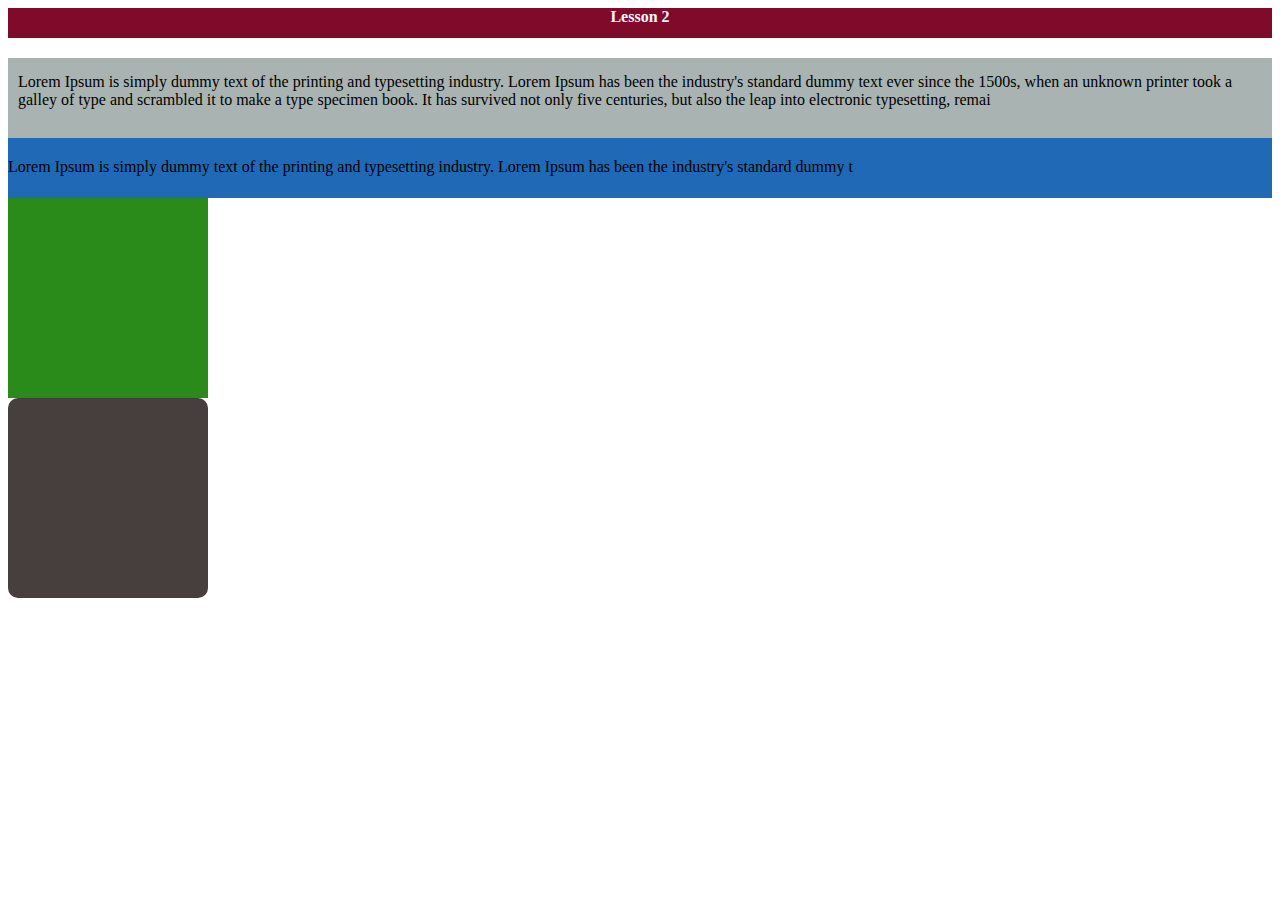
<file: Lesson2/lESSON2#2.html>
<!DOCTYPE html>
<html lang="en">
<head>
    <meta charset="UTF-8">
    <title>lESSON 2</title>
    <link REL="stylesheet" HREF="../Lesson1/main.css">
</head>
<body>
<div class="a"><b>Lesson 2</b></div>
<div class="b">
    Lorem Ipsum is simply dummy text of the printing and typesetting industry. Lorem Ipsum has been the industry's standard dummy text ever since the 1500s, when an unknown printer took a galley of type and scrambled it to make a type specimen book. It has survived not only five centuries, but also the leap into electronic typesetting, remai
</div>
<div class="c">Lorem Ipsum is simply dummy text of the printing and typesetting industry. Lorem Ipsum has been the industry's standard dummy t</div>
<div class="d"></div>
<div class="e"></div>
</body>
</html>
</file>
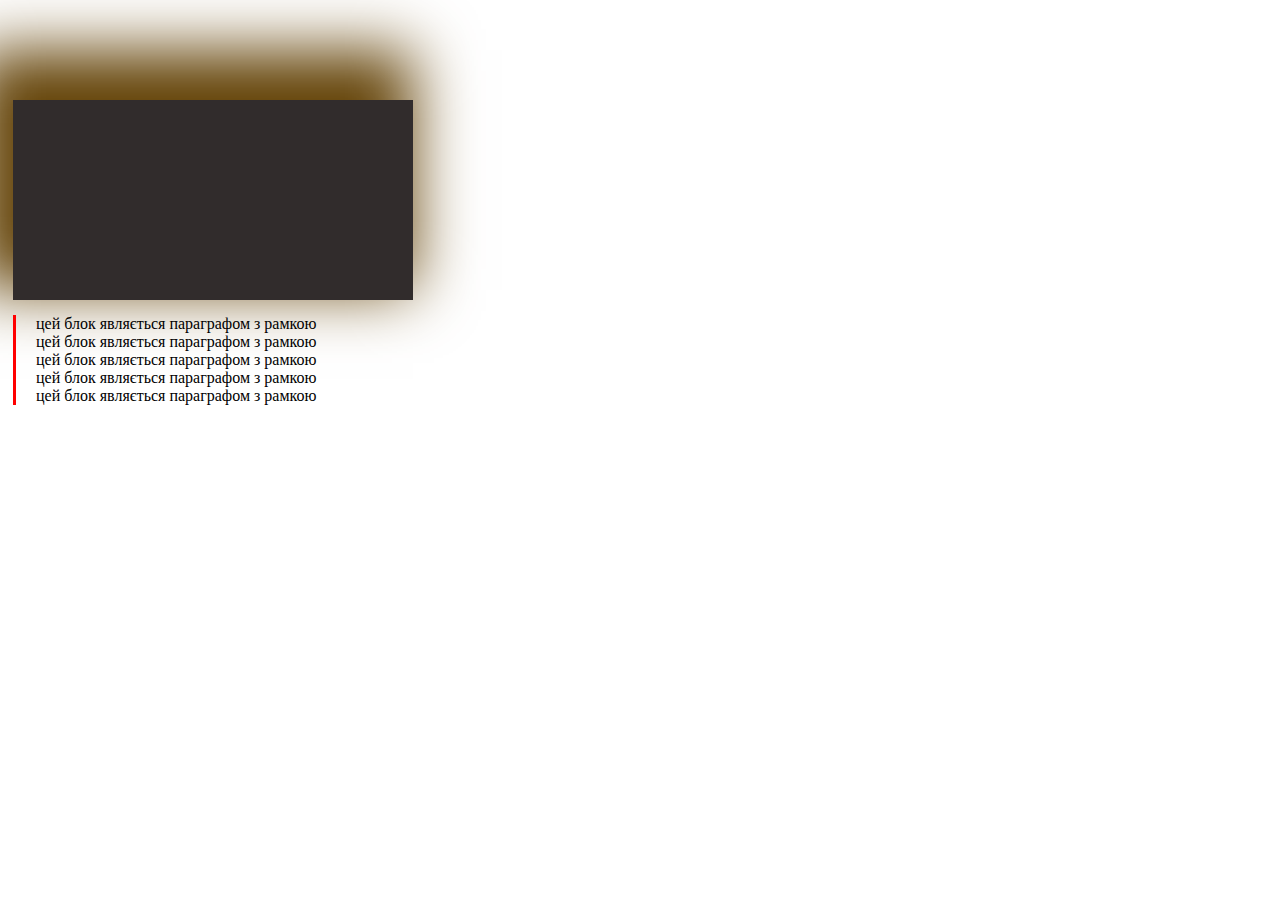
<file: Lesson2/lesson2#3.html>
<!DOCTYPE html>
<html lang="en">
<head>
    <meta charset="UTF-8">
    <title>Lesson 3</title>
    <link rel="stylesheet" href="../Lesson1/main.css">
</head>
<body>
<div class="mm">

</div>
<div class="xx">
    цей блок являється параграфом з рамкою<br>
    цей блок являється параграфом з рамкою<br>
    цей блок являється параграфом з рамкою<br>
    цей блок являється параграфом з рамкою<br>
    цей блок являється параграфом з рамкою<br>
</div>

</body>
</html>
</file>
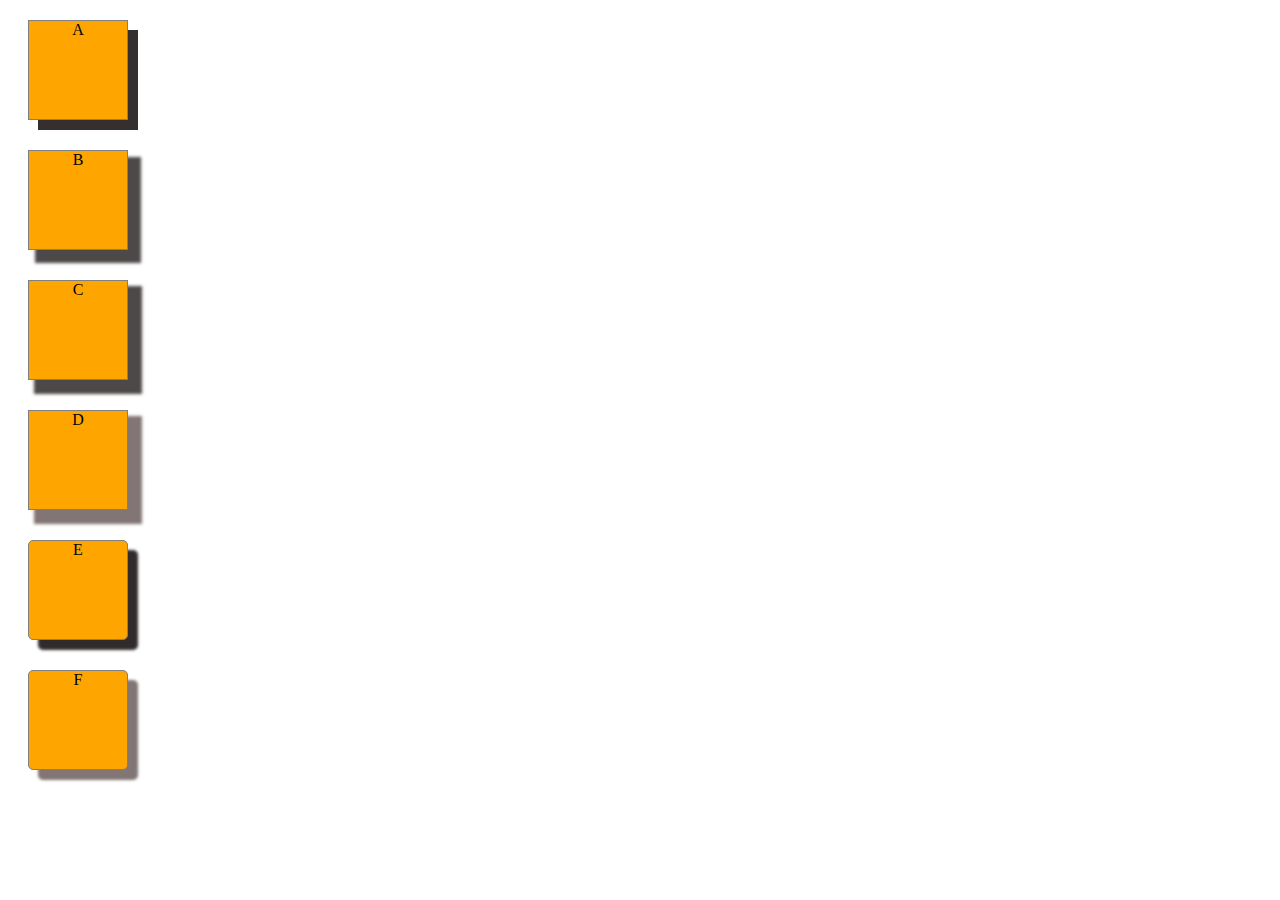
<file: Lesson2/lesson2.html>
<!DOCTYPE html>
<html lang="en">
<head>
    <meta charset="UTF-8">
    <title>lesson2</title>
    <link rel="stylesheet" href="../Lesson1/main.css">
</head>
<body>
<div class="target">A</div>
<div class="fff">B</div>
<div class="kkk">C</div>
<div class="bbb">D</div>
<div class="sss">E</div>
<div class="lll">F</div>

</body>
</html>
</file>
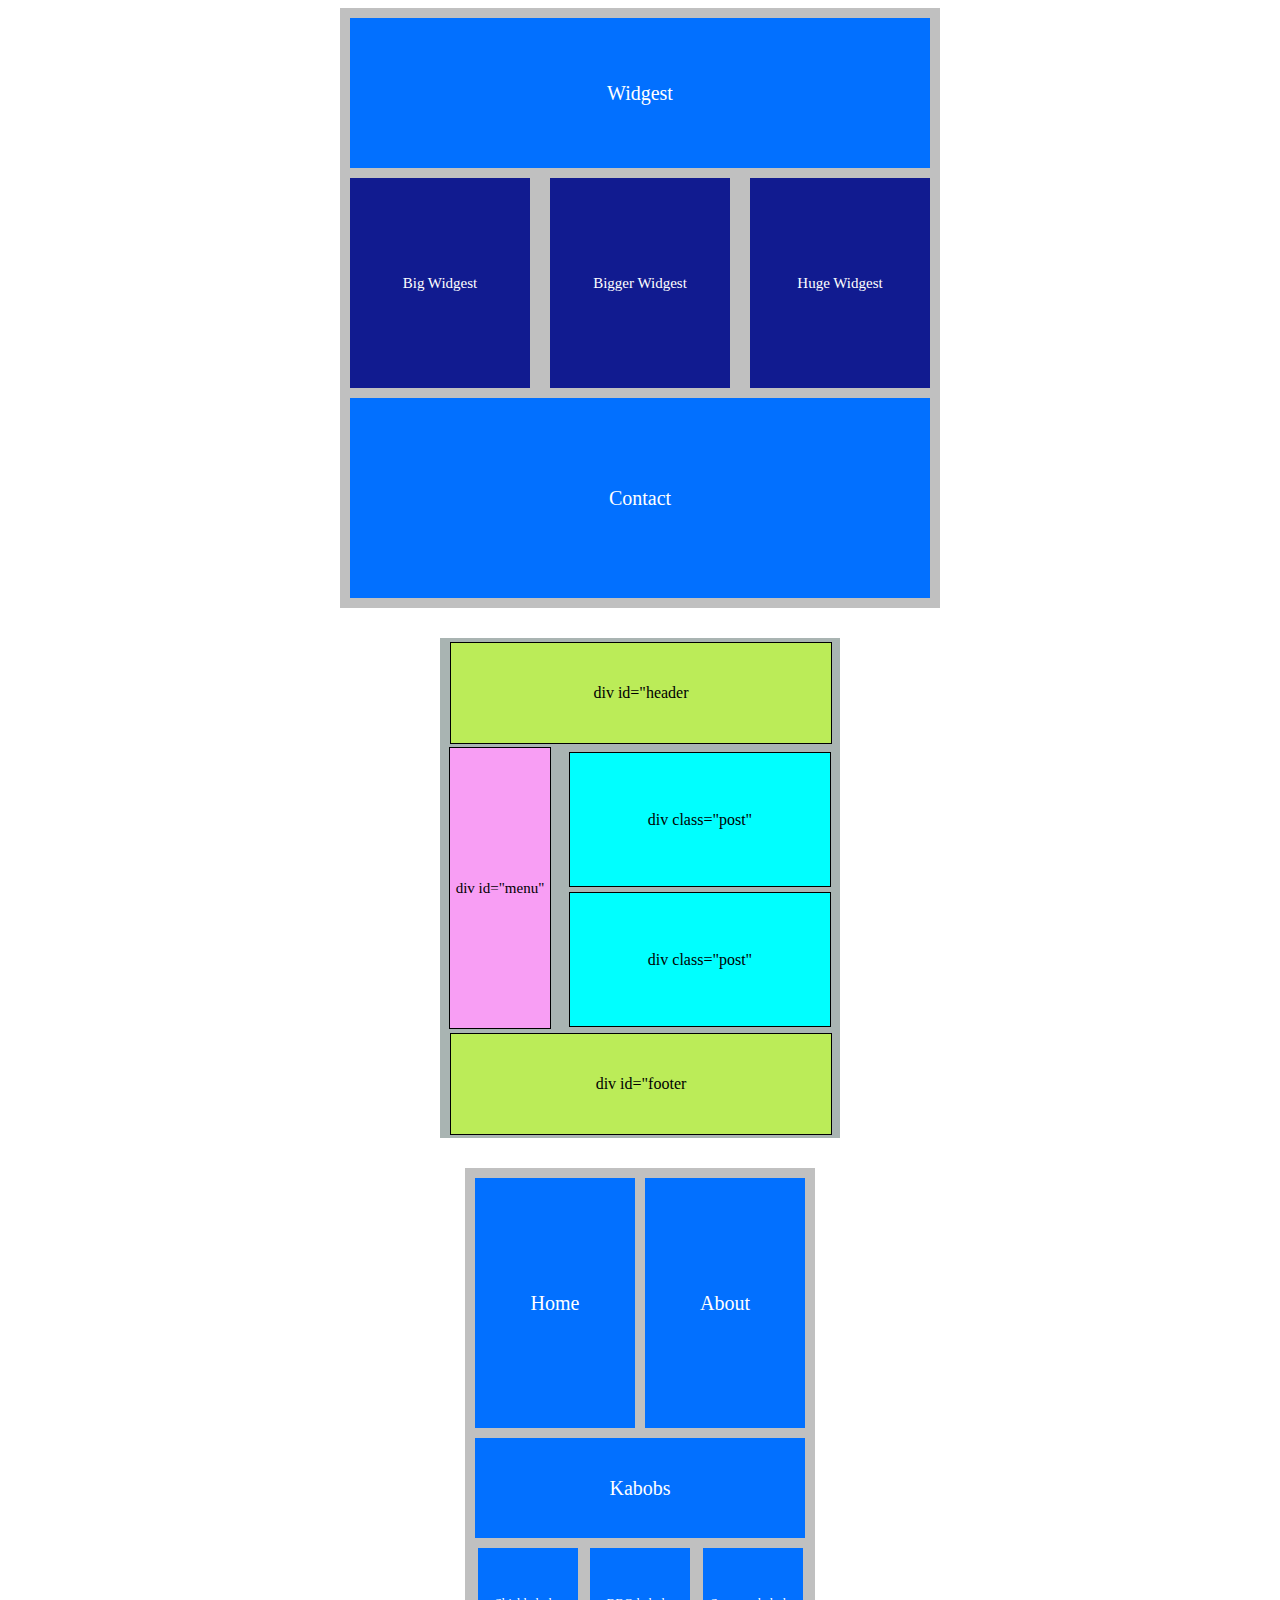
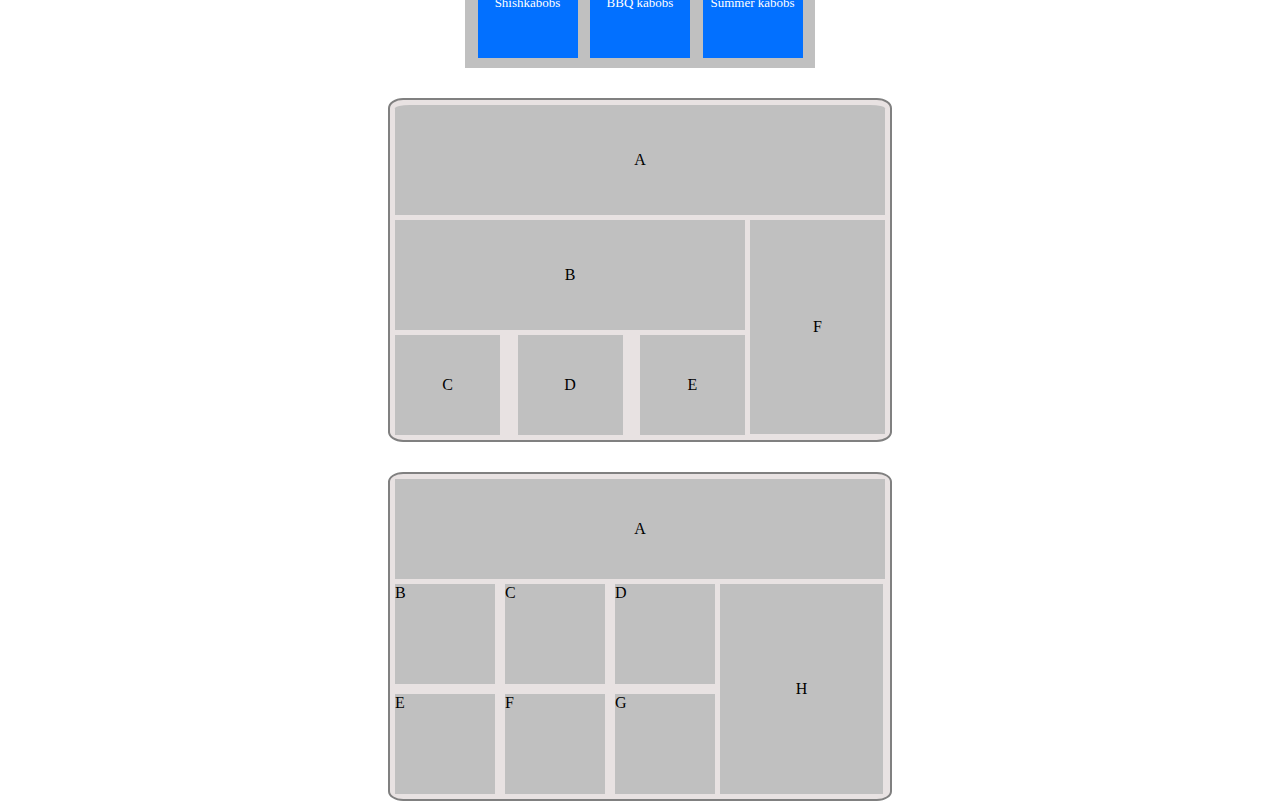
<file: Lesson3/lesson3.html>
<!DOCTYPE html>
<html lang="en">
<head>
    <meta charset="UTF-8">
    <title>Lesson3</title>
    <link rel="stylesheet" href="mainlesson2.css">
</head>
<body>
<div class="wrap">
    <div class="a">Widgest</div>
    <div class="container">
      <div class="b">Big Widgest</div>
      <div class="b">Bigger Widgest</div>
      <div class="b">Huge Widgest</div>
    </div>
    <div class="e">Contact</div>
</div>

<div class="wrap2">
    <d class="header" >div id="header</d>
    <div class="ddd">
        <div class="menu">div id="menu"</div>
        <div class="post>">
            <div class="ap">div class="post"</div>
            <div class="ap">div class="post"</div>
        </div>
    </div>
    <div class="footer">div id="footer</div>

</div>
<div class="wrap3">
    <div class="one">
        <div class="onea">Home</div>
        <div class="onea">About</div>
    </div>
    <div class="two">Kabobs</div>
    <div class="three">
        <div class="s">Shishkabobs</div>
        <div class="s">BBQ kabobs</div>
        <div class="s">Summer kabobs</div>
    </div>
</div>
<div class="wrap4">
    <div class="first">A</div>
    <div class="ll">
    <div class="l">
      <div class="second">B</div>
      <div class="v">
        <div class="vc">C</div>
        <div class="vc">D</div>
        <div class="vc">E</div>
    </div>
    </div>
        <div class="f">F</div>
    </div>
</div>

<div class="wrap5">
    <div class="thefirst">A</div>
    <div class="thesecond">
        <div class="m">
            <div class="ma">B</div>
            <div class="ma">C</div>
            <div class="ma">D</div>
            <div class="ma">E</div>
            <div class="ma">F</div>
            <div class="ma">G</div>
        </div>
        <div class="h">H</div>
    </div>
</div>
</body>
</html>
</file>
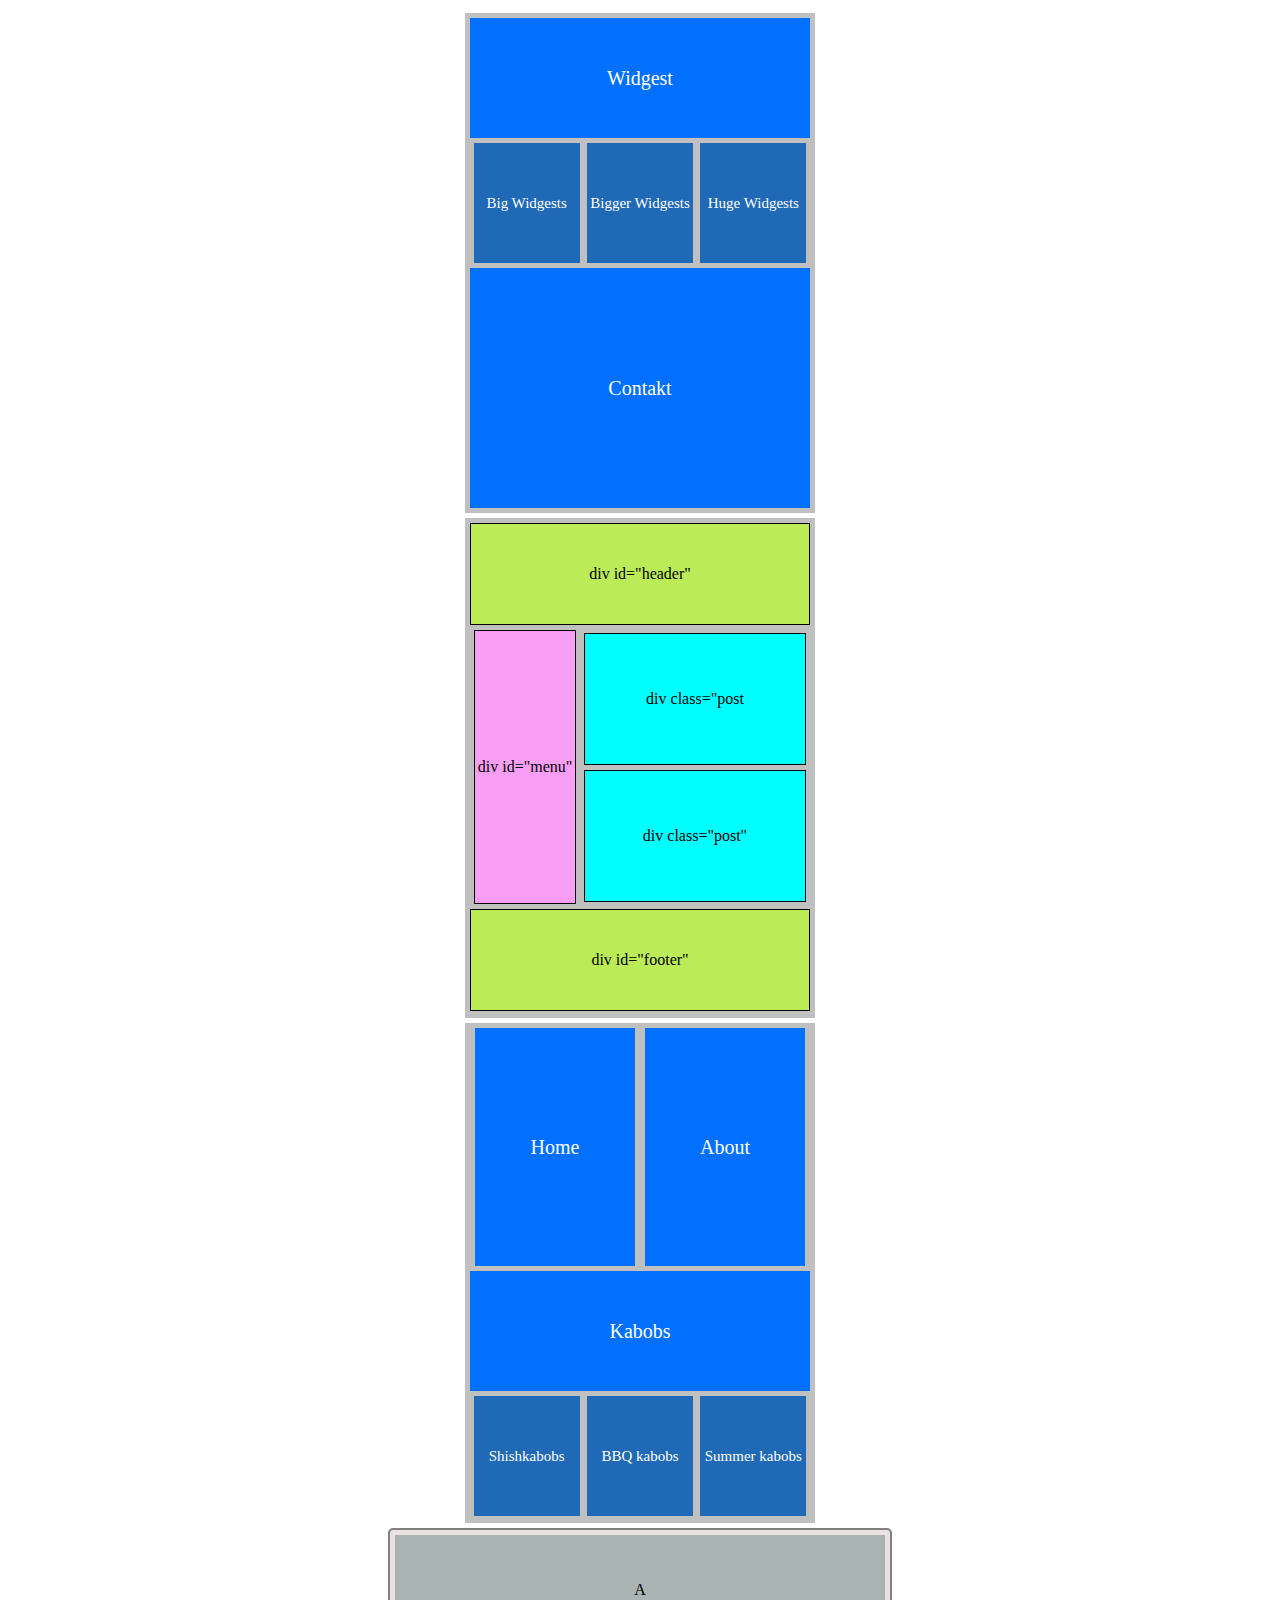
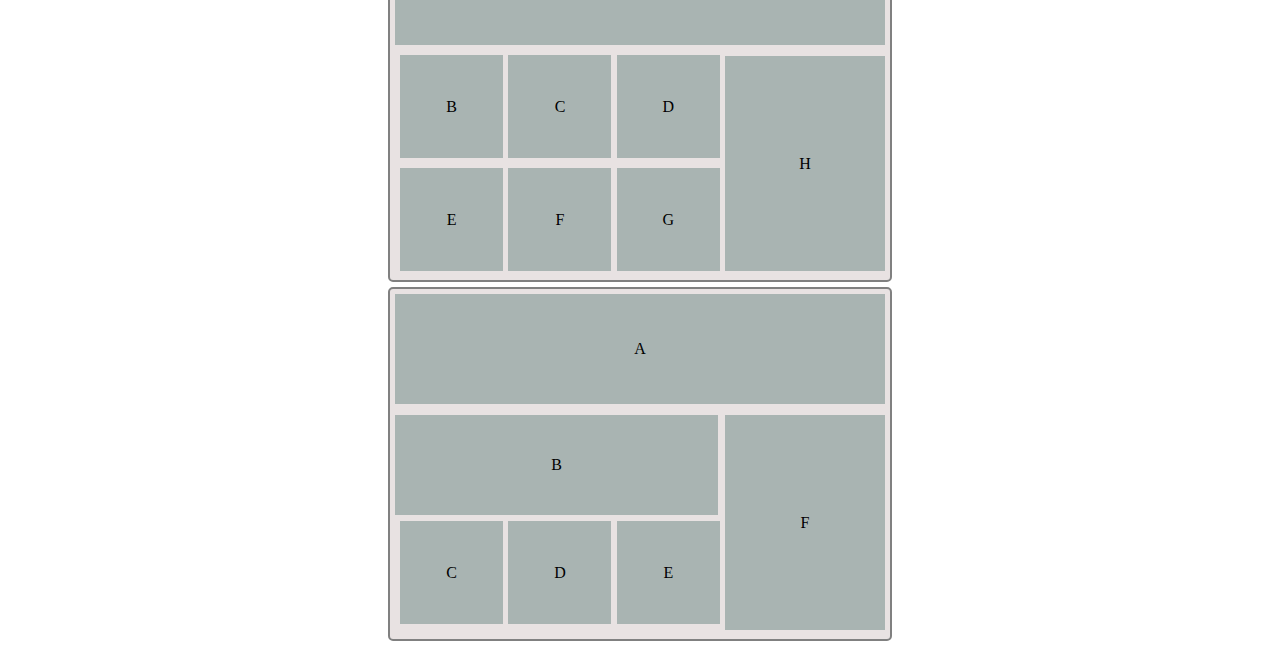
<file: Lesson4/lesson4.html>
<!DOCTYPE html>
<html lang="en">
<head>
    <meta charset="UTF-8">
    <title></title>
    <link rel="stylesheet" href="main4.css"
">
</head>
<body>
<div class="size1">


    <div class="size2 bgrd1 font flex">Widgest</div>
    <div class="container">
        <div class="bgrd2 font2 flex">Big Widgests</div>
        <div class="bgrd2 font2 flex">Bigger Widgests</div>
        <div class="bgrd2 font2 flex">Huge Widgests</div>
    </div>
    <div class="size3 bgrd1 font flex">Contakt</div>
</div>

<div class="size1">
    <div class="size4 bord flex">div id="header"</div>
    <div class="container">
        <div class="size5 bord flex">div id="menu"</div>
        <div class="c">
            <div class="size6 bord flex">div class="post</div>
            <div class="size6 bord flex">div class="post"</div>
        </div>
    </div>
    <div class="size4 bord flex">div id="footer"</div>
</div>


<div class="size1">
    <div class="container">
        <div class="size7 font flex">Home</div>
        <div class="size7 font flex">About</div>
    </div>
    <div class="size2 bgrd1 font flex">Kabobs</div>
    <div class="container">
        <div class="bgrd2 font2 flex"">Shishkabobs</div>
        <div class="bgrd2 font2 flex"">BBQ kabobs</div>
        <div class="bgrd2 font2 flex">Summer kabobs</div>
    </div>
</div>

<div class="size8">
    <div class="size9 flex">A</div>
    <div class="container">
        <div class="container size11">
            <div class="size10 flex">B</div>
            <div class="size10 flex">C</div>
            <div class="size10 flex">D</div>
            <div class="size10 flex">E</div>
            <div class="size10 flex">F</div>
            <div class="size10 flex">G</div>
        </div>
        <div class="size12 flex">H</div>
    </div>
</div>


<div class="size8">
    <div class="size9 flex">A</div>
    <div class="container">
        <div>
            <div class="size13 flex">B</div>
            <div class="container size11">
                <div class="size10 flex">C</div>
                <div class="size10 flex">D</div>
                <div class="size10 flex">E</div>
            </div>
        </div>
        <div class="size12 flex">F</div>
    </div>
</div>

</body>
</html>
</file>
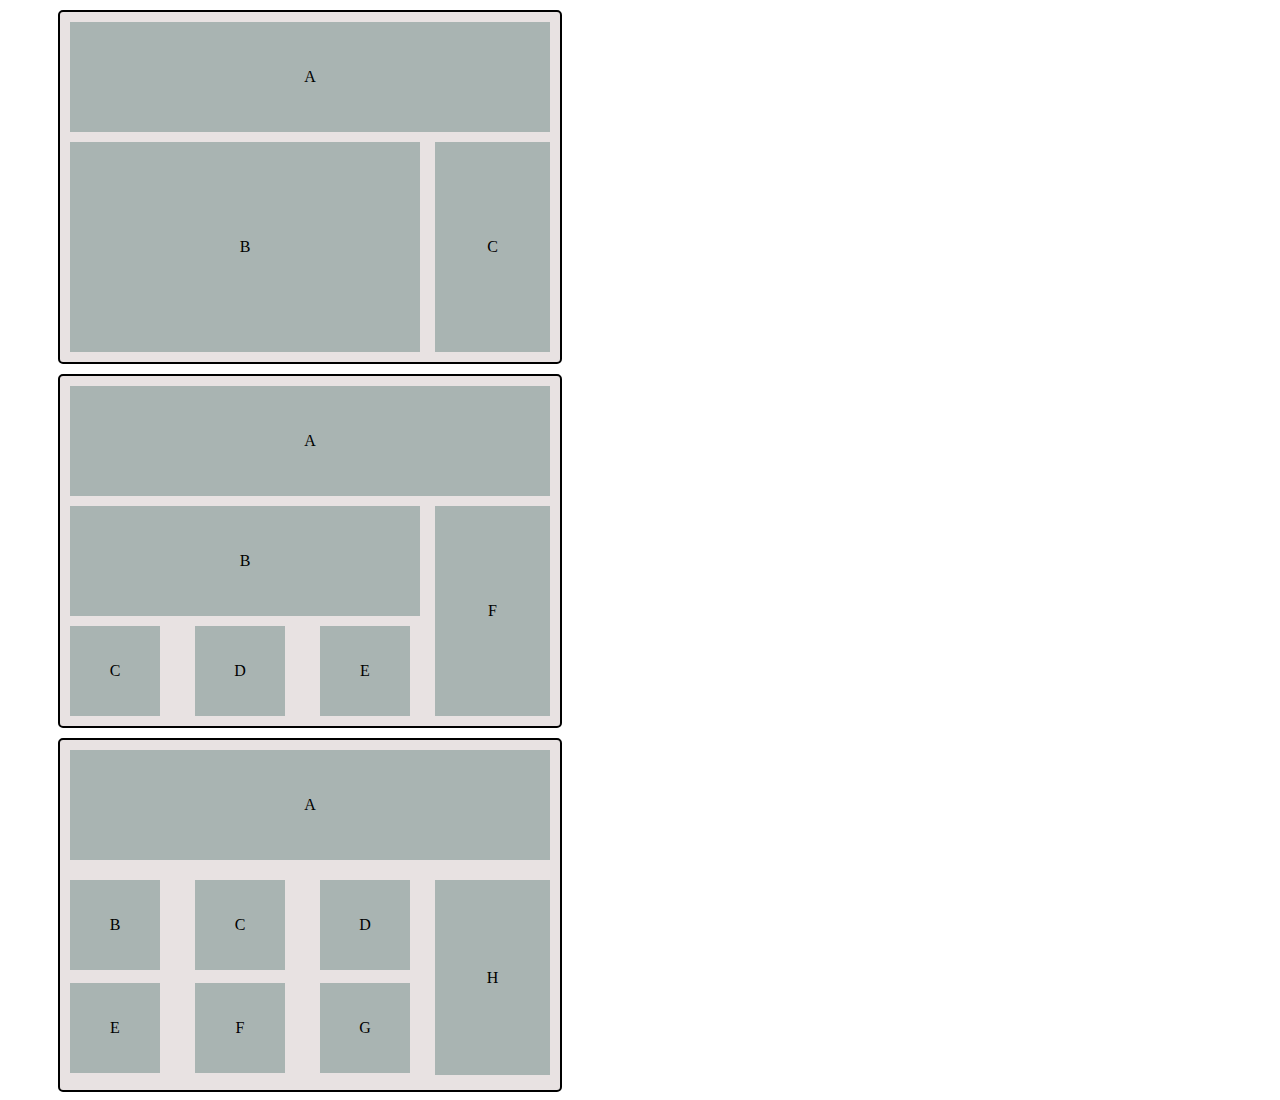
<file: Lesson5/lesson5.html>
<!DOCTYPE html>
<head>
    <meta charset="UTF-8">
    <meta name="viewport"
          content="width=device-width, user-scalable=no, initial-scale=1.0, maximum-scale=1.0, minimum-scale=1.0">
    <meta http-equiv="X-UA-Compatible" content="ie=edge">
    <title>Title</title>
    <link rel="stylesheet" href="main5.css">
</head>
<body>
<div class="main">
    <div class="size flex">A</div>
    <div class="cont">
        <div class="size1 flex">B</div>
        <div class="size2 flex">C</div>
    </div>
</div>


<div class="main">
    <div class="size flex">A</div>
    <div  class="cont">
        <div class="con">
            <div class="size3 flex">B</div>
            <div class="cont2">
                <div class="size4 flex">C</div>
                <div class="size4 flex">D</div>
                <div class="size4 flex">E</div>
            </div>
        </div>
        <div class="size2 flex">F</div>
    </div>
</div>
<div class="main">
    <div class="size flex">A</div>
    <div class="cont">
        <div class="cont2 size5">
            <div class="size4 flex">B</div>
            <div class="size4 flex">C</div>
            <div class="size4 flex">D</div>
            <div class="size4 flex">E</div>
            <div class="size4 flex">F</div>
            <div class="size4 flex">G</div>
        </div>
        <div class="size6 flex">H</div>
    </div>
</div>
</body>
</file>
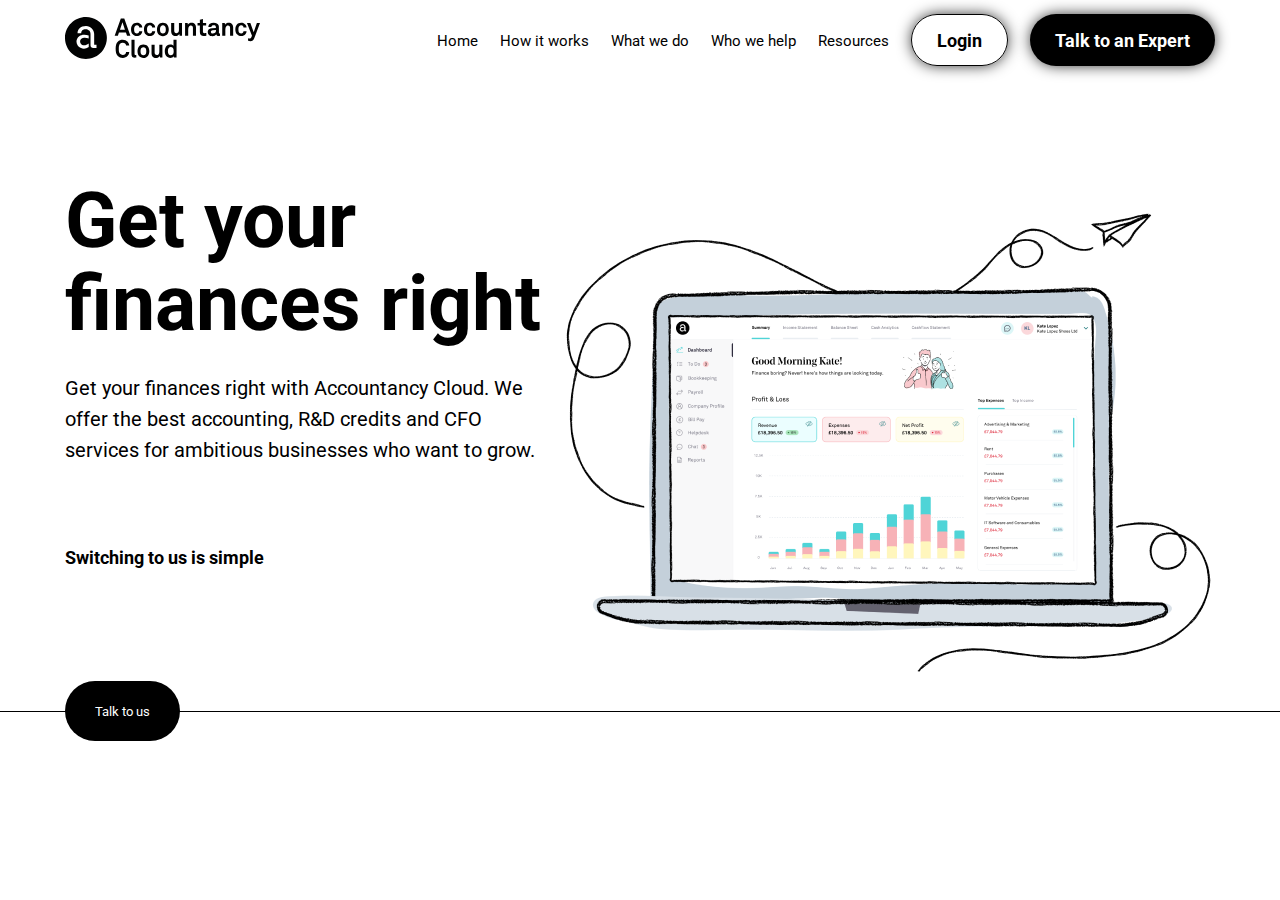
<file: Lesson6/first/lesson6.html>
<!doctype html>
<html lang="en" xmlns="http://www.w3.org/1999/html">
<head>
    <meta charset="UTF-8">
    <meta name="viewport"
          content="width=device-width, user-scalable=no, initial-scale=1.0, maximum-scale=1.0, minimum-scale=1.0">
    <meta http-equiv="X-UA-Compatible" content="ie=edge">
    <title>Document</title>
    <link rel="preconnect" href="https://fonts.googleapis.com">
    <link rel="preconnect" href="https://fonts.gstatic.com" crossorigin>
    <link href="https://fonts.googleapis.com/css2?family=Roboto:ital,wght@0,100;0,300;0,400;0,500;1,100;1,300;1,400;1,500&display=swap" rel="stylesheet">
    <link rel="stylesheet" href="lesson6.css">
</head>
<body>
<div class="bord">
    <header class="header wrap grid">
        <div class="top_bar">
            <div class="header_logo"><img src="images/logo.svg" alt="logo"></div>
            <div class="nav_menu">
                <div class="nav_item"><a href="#">Home</a></div>
                <div class="nav_item"><a href="#">How it works</a></div>
                <div class="nav_item"><a href="#">What we do</a></div>
                <div class="nav_item"><a href="#">Who we help</a></div>
                <div class="nav_item"><a href="#">Resources</a></div>
                <button class="btn">Login</button>
                <button class="btn2">Talk to an Expert</button>
            </div>
        </div>

        <div class="header_wrap_content">
            <div class="header_content">
                <h1 class="title">Get your finances right</h1>
                <p class="text">Get your finances right with Accountancy Cloud. We offer the best accounting, R&D
                    credits
                    and CFO services for ambitious businesses who want to grow.</p>
                <h4>Switching to us is simple</h4>
            </div>
            <div class="header_image">
                <img src="images/b.png" alt="b">
            </div>

        </div>
        <div class="hbutton">
            <button class="bb">Talk to us</button>
        </div>

    </header>
</div>


</body>
</html>
</file>
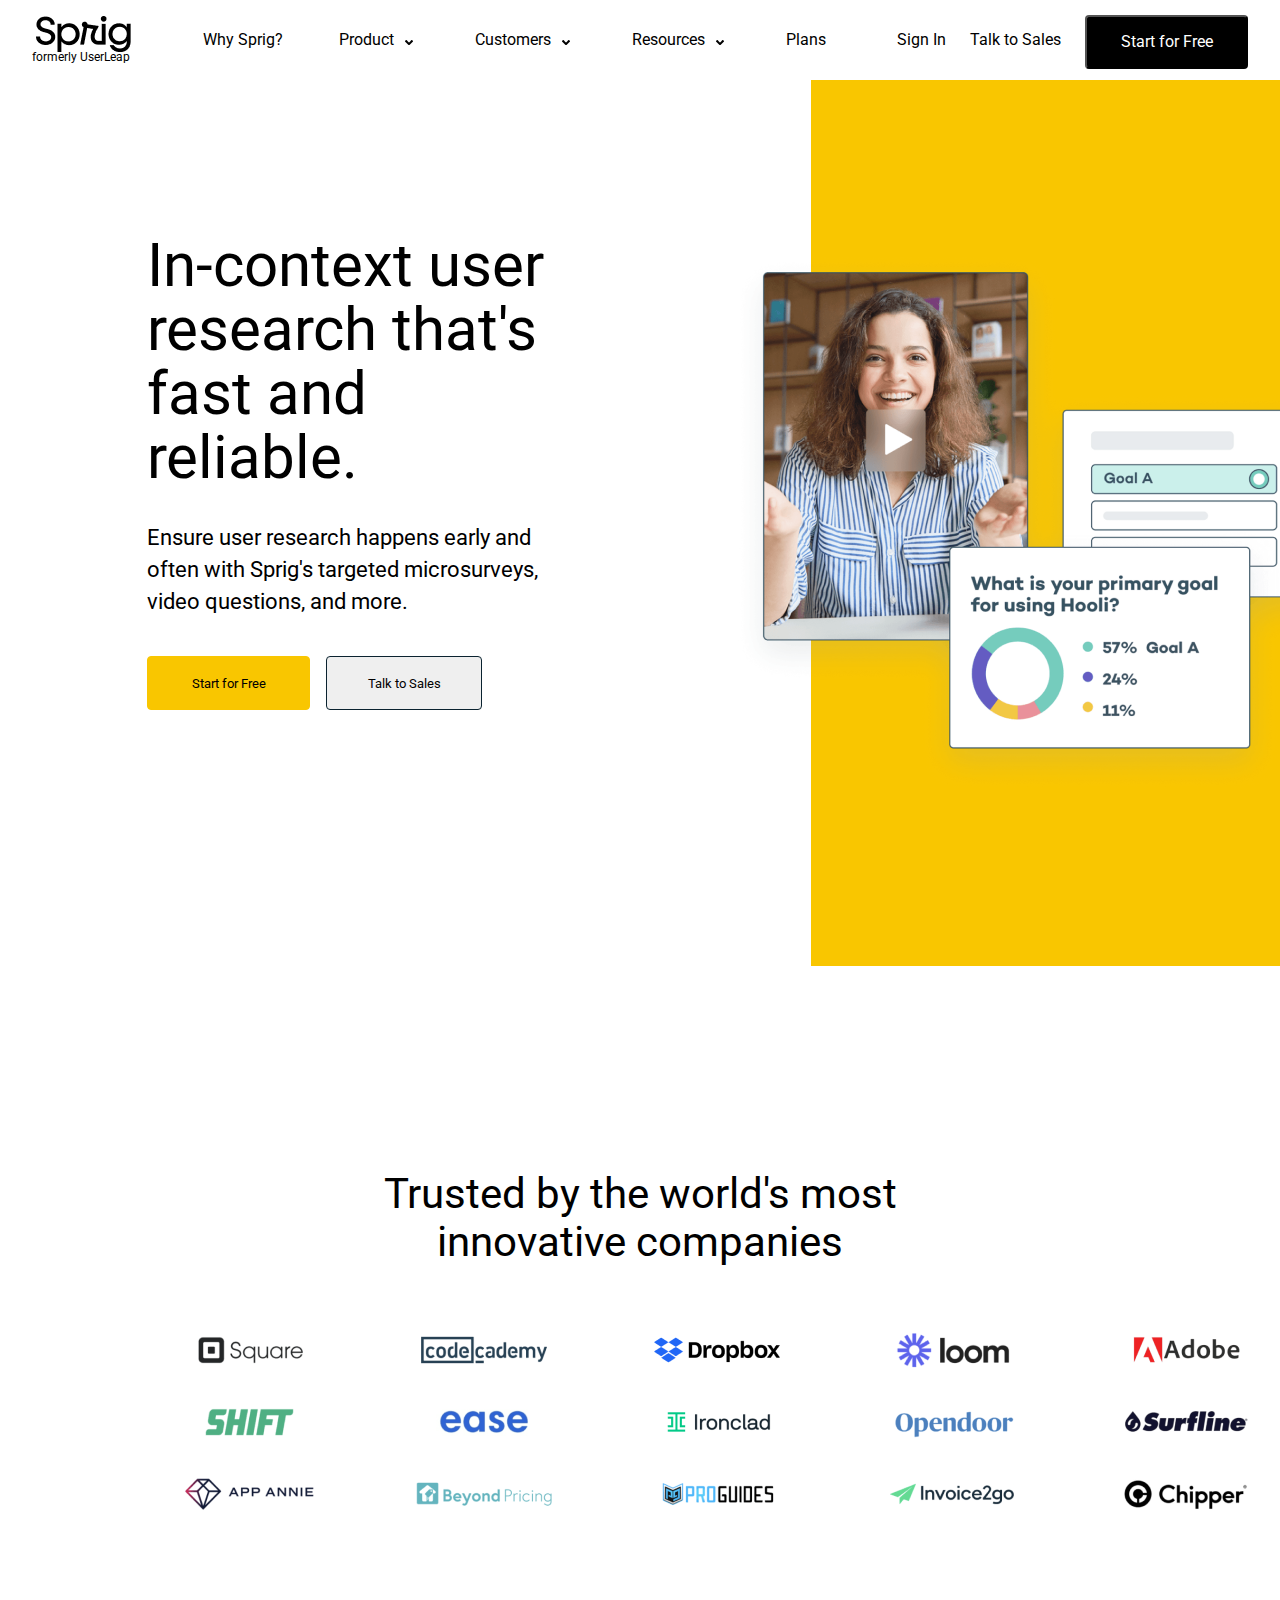
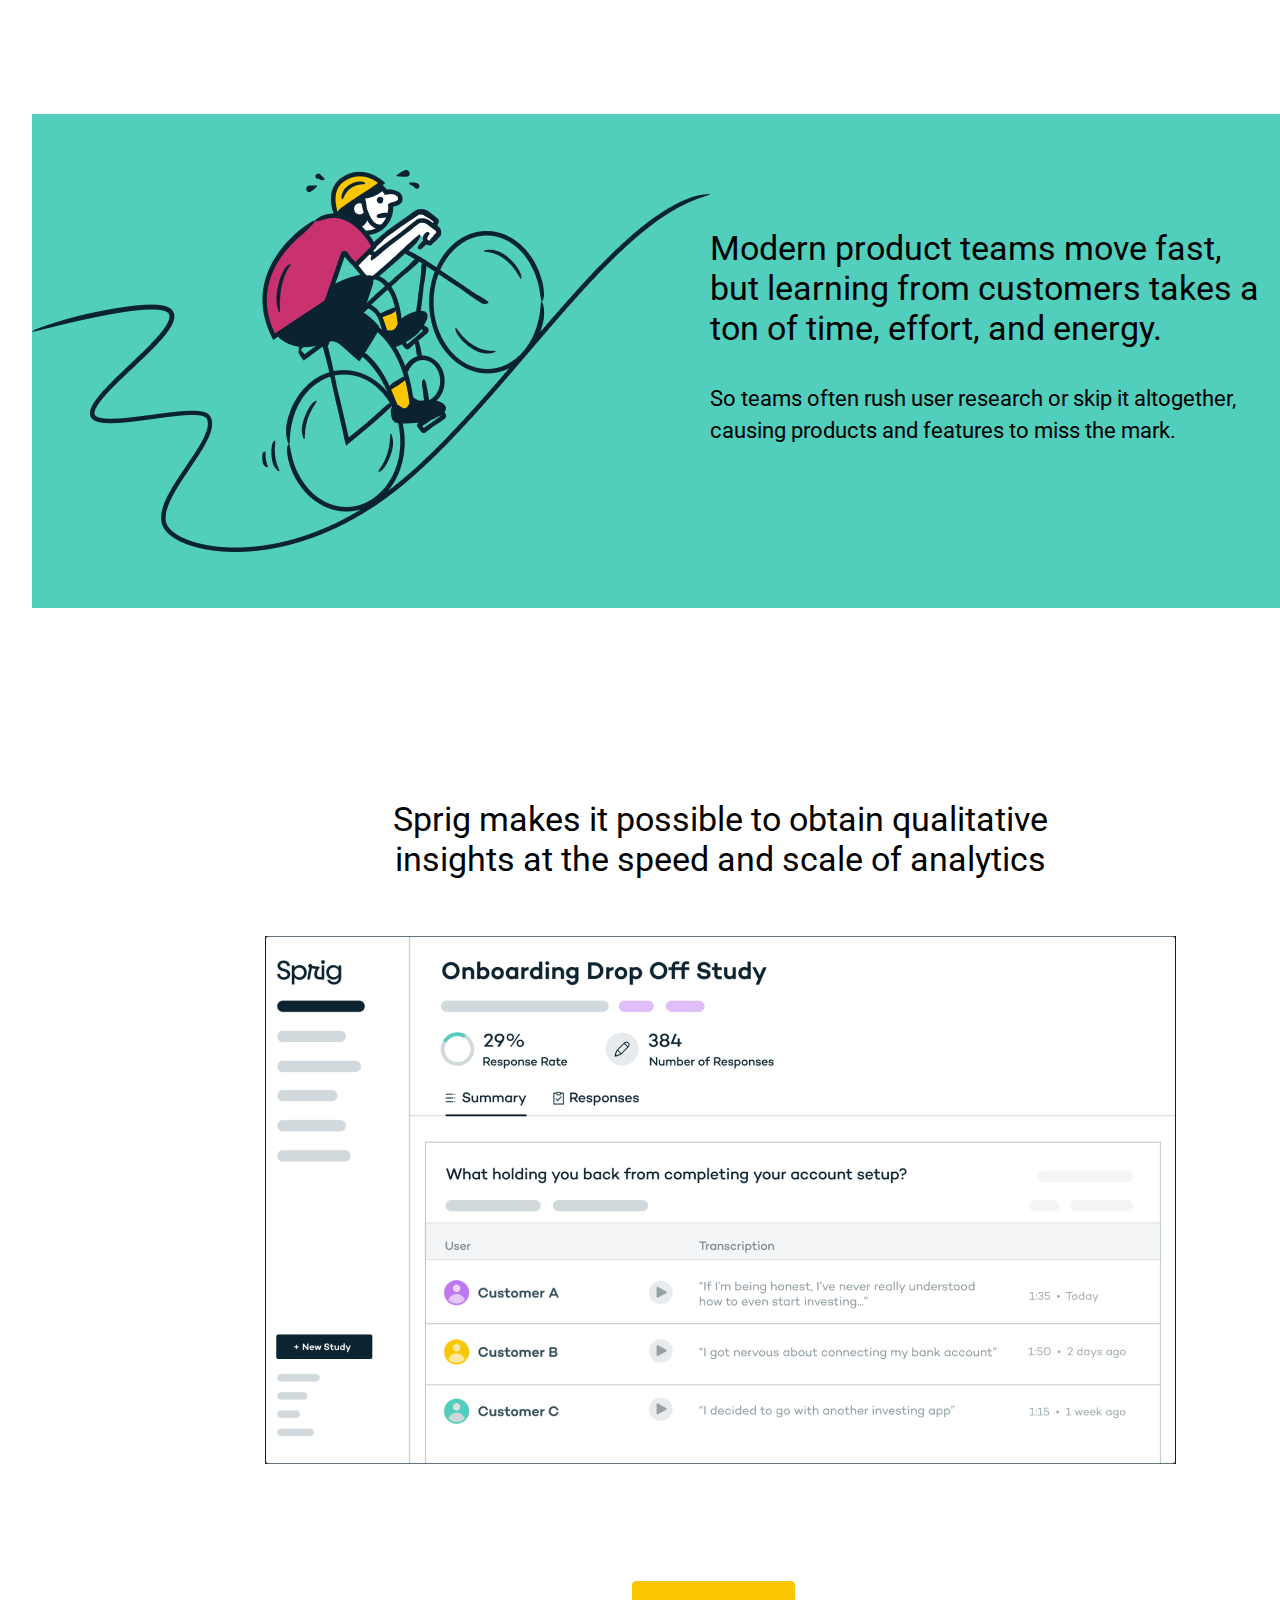
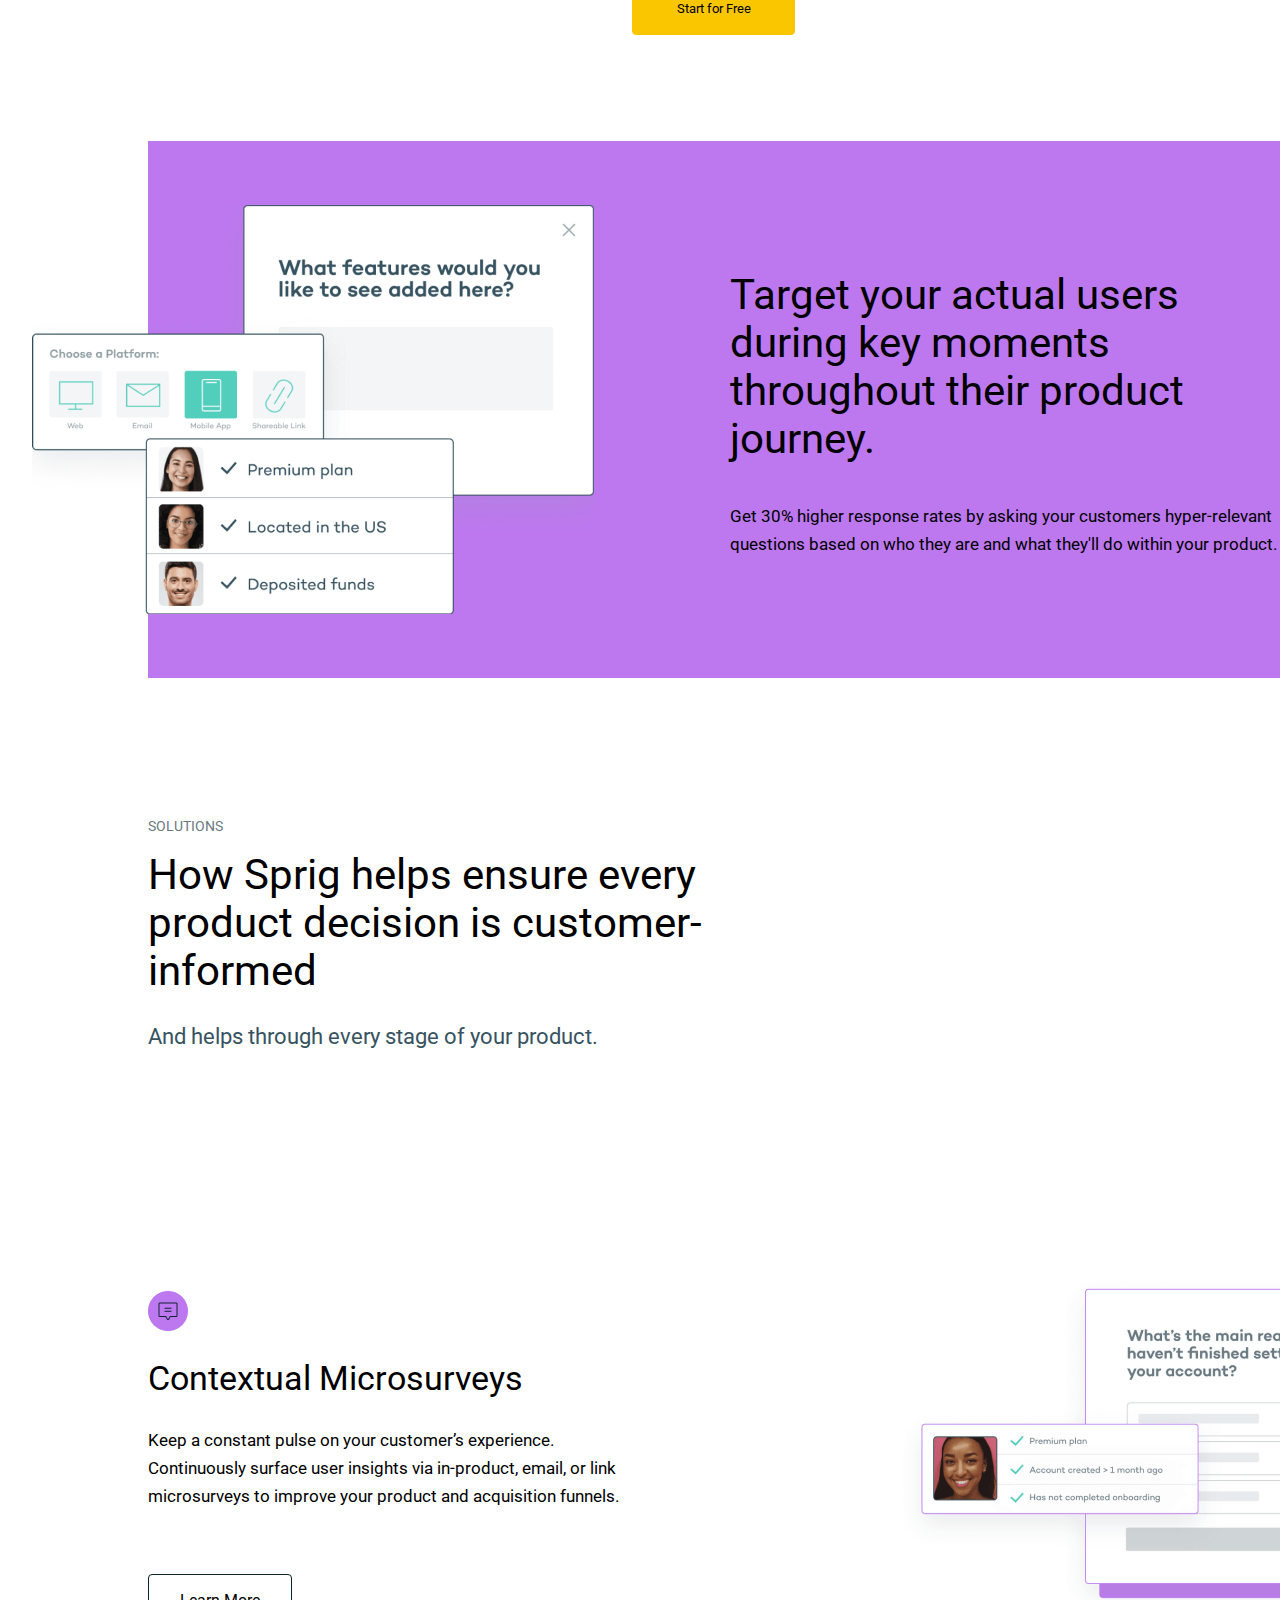
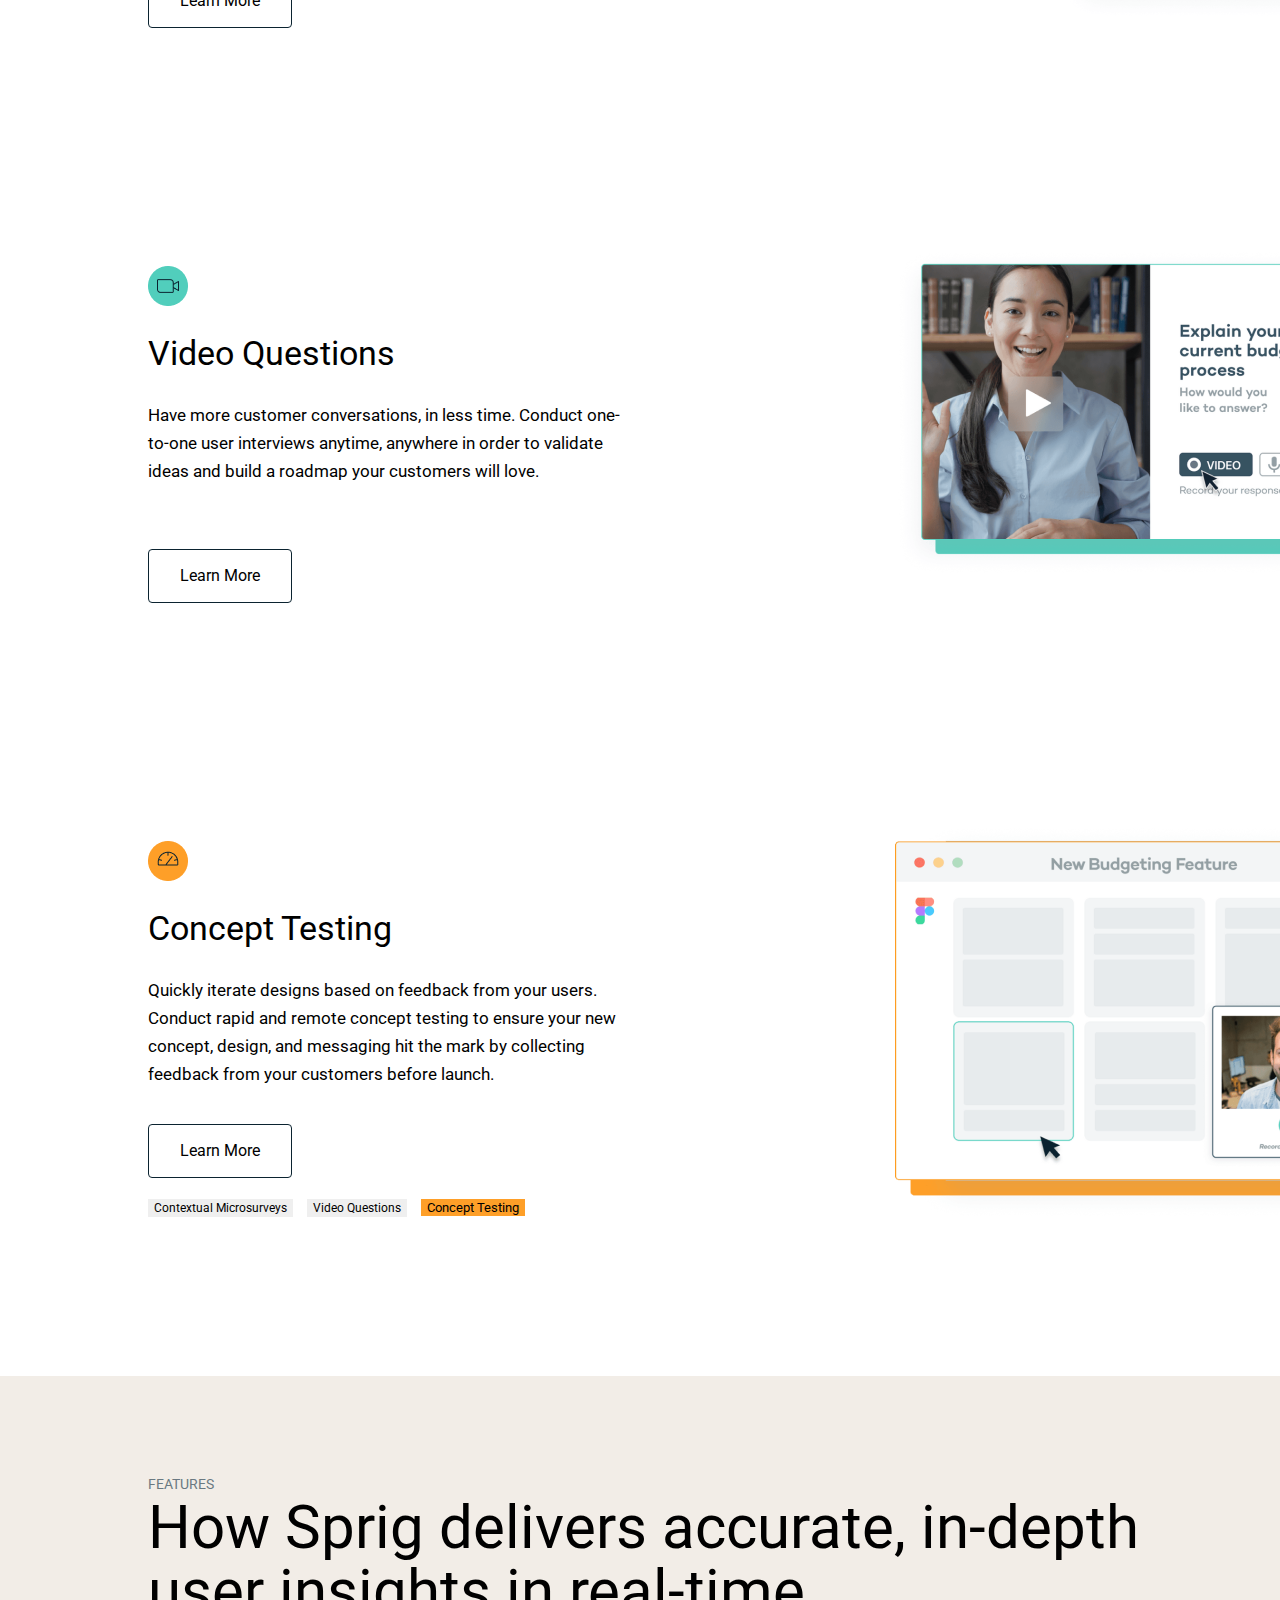
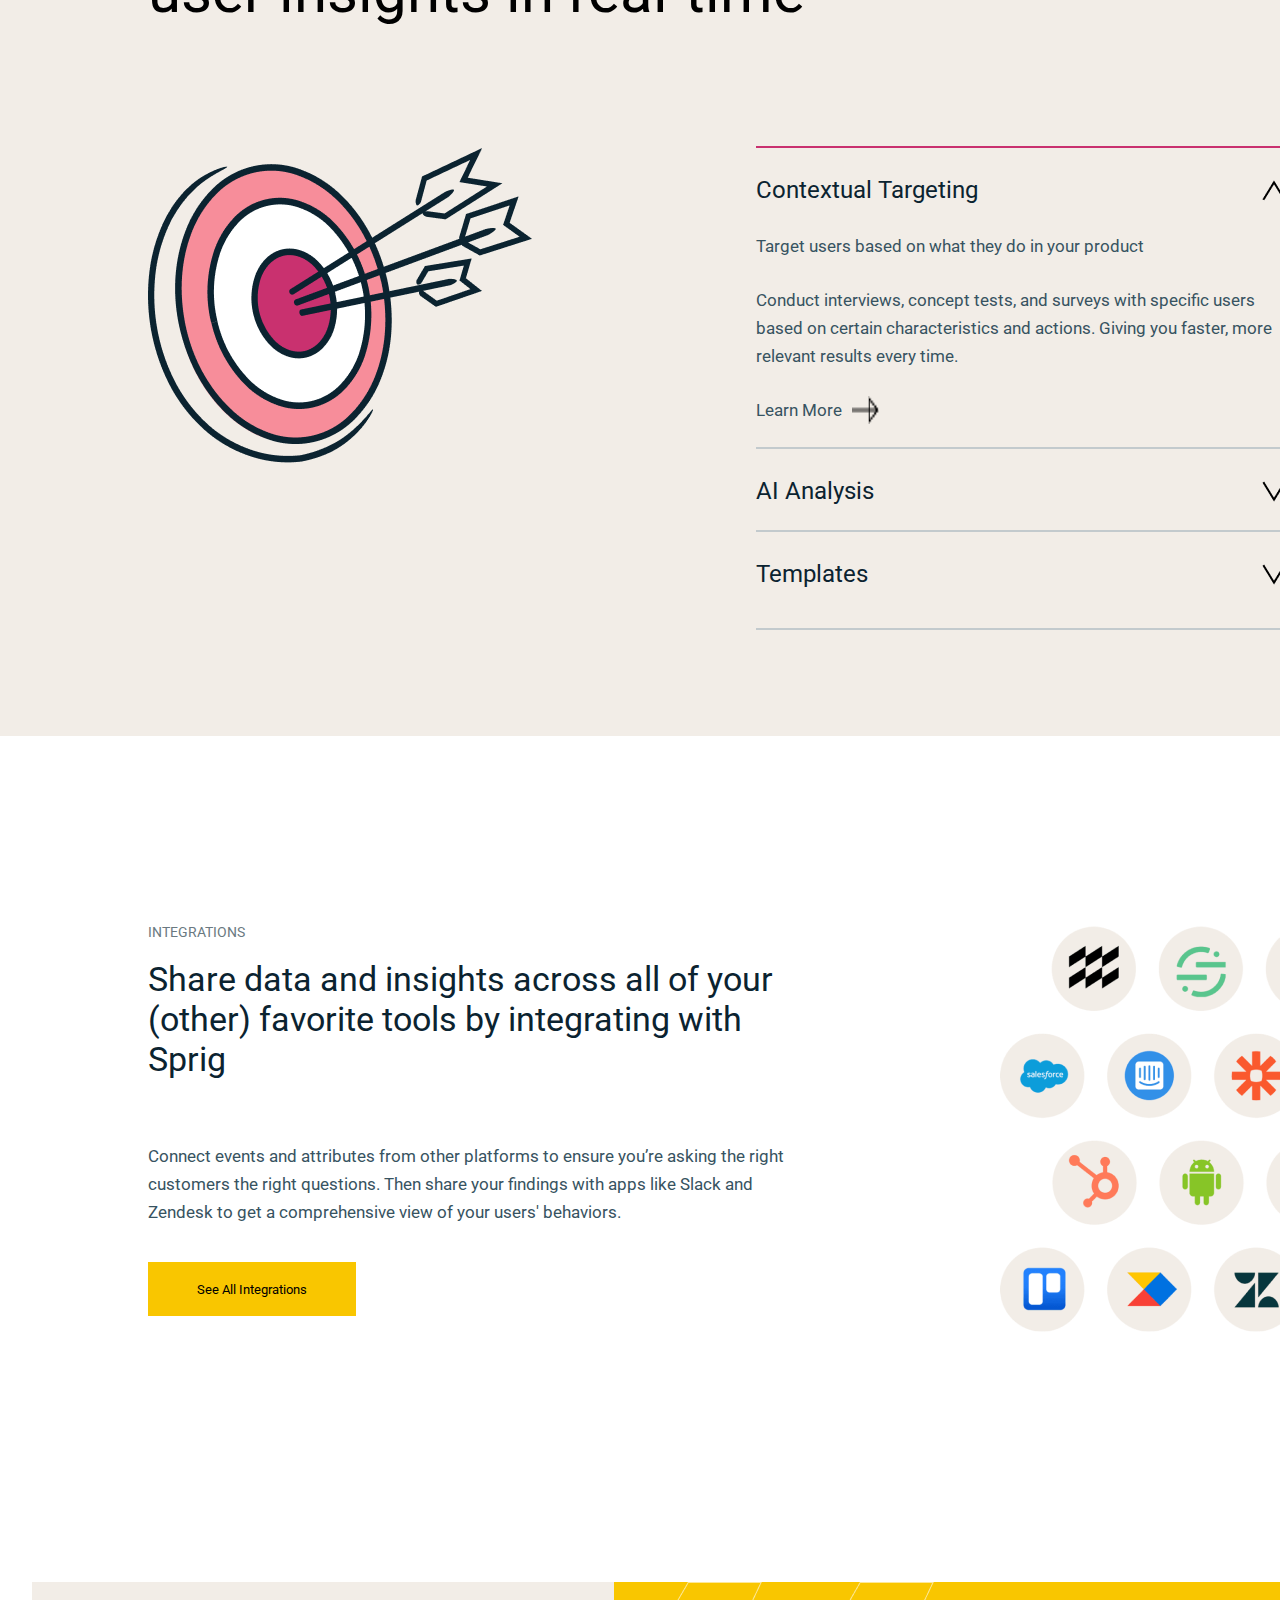
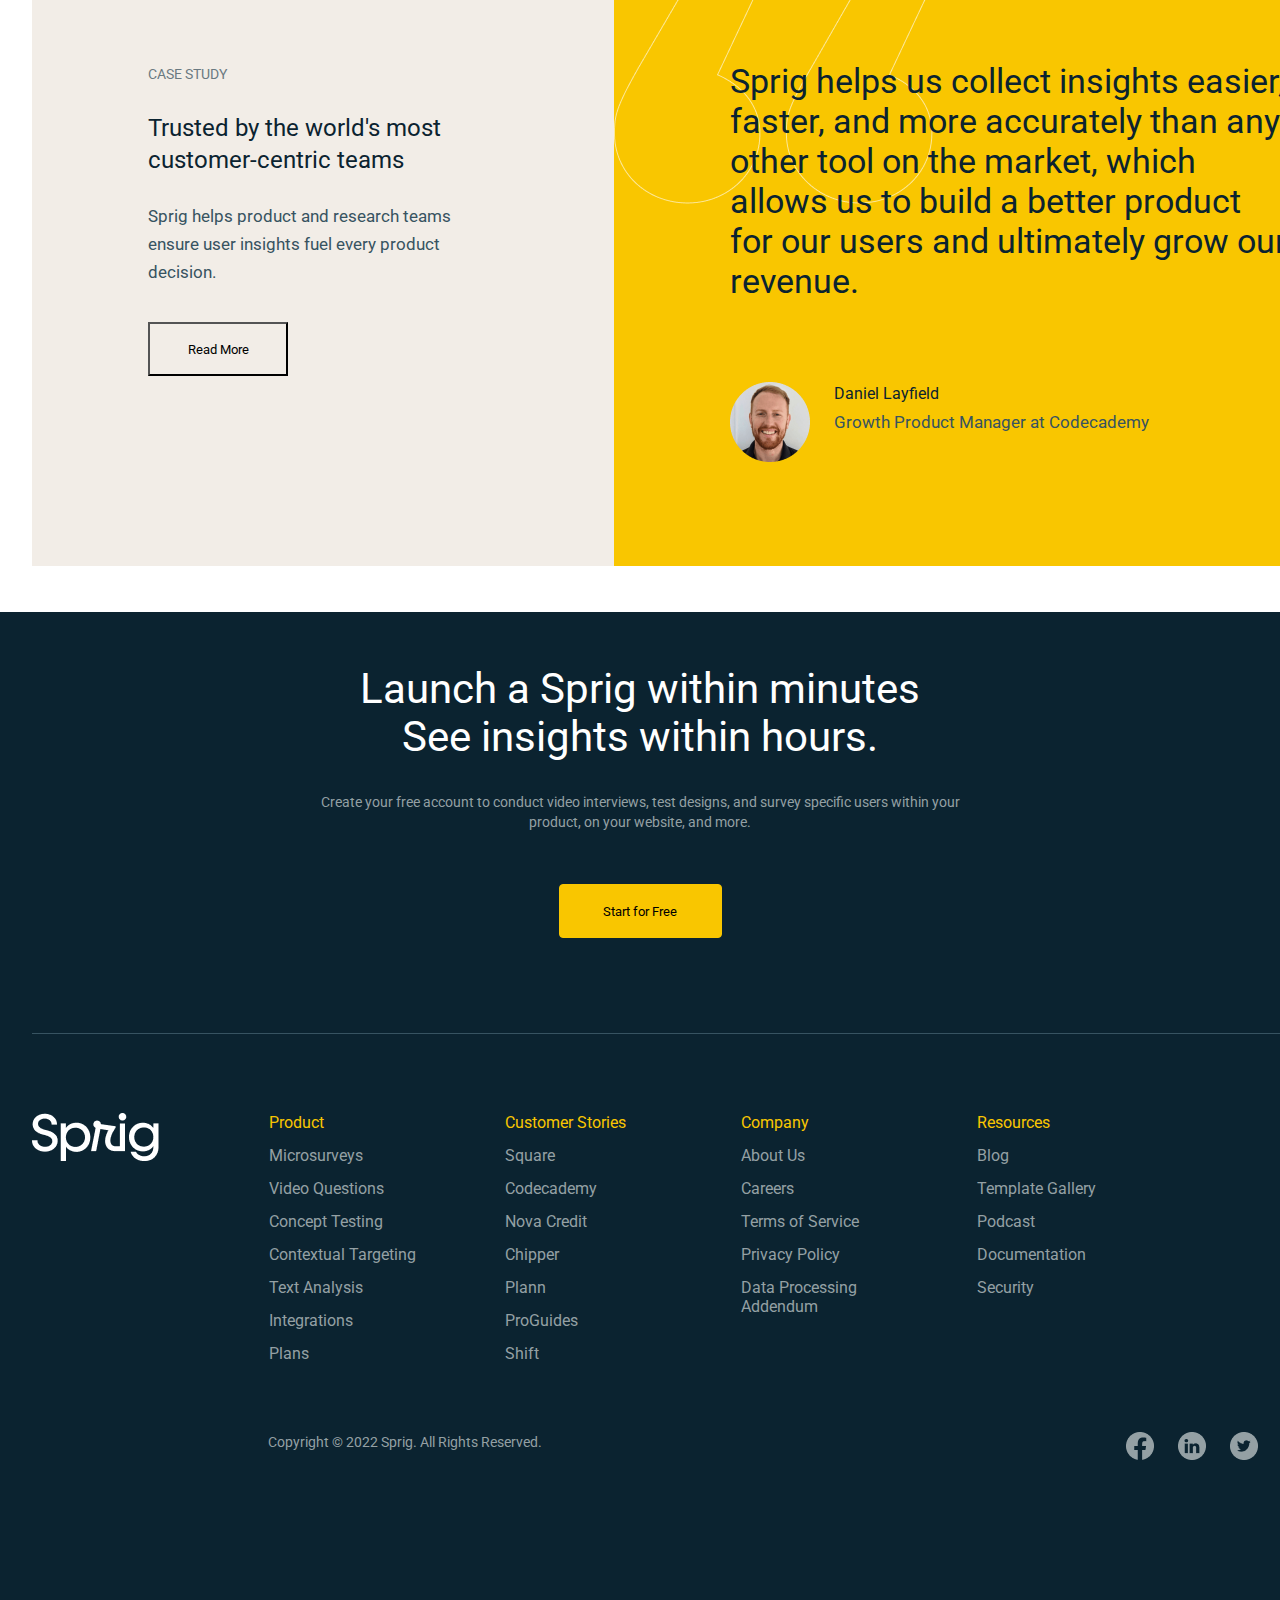
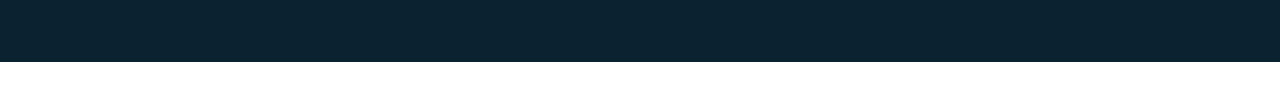
<file: Lesson6/second/lesson6.html>
<!doctype html>
<html lang="en">
<head>
    <meta charset="UTF-8">
    <meta name="viewport"
          content="width=device-width, user-scalable=no, initial-scale=1.0, maximum-scale=1.0, minimum-scale=1.0">
    <meta http-equiv="X-UA-Compatible" content="ie=edge">
    <title>Document</title>
    <link rel="preconnect" href="https://fonts.googleapis.com">
    <link rel="preconnect" href="https://fonts.gstatic.com" crossorigin>
    <link href="https://fonts.googleapis.com/css2?family=Roboto:ital,wght@0,400;0,500;1,300;1,400;1,500&display=swap" rel="stylesheet">
    <link rel="stylesheet" href="lesson6.css">
    <link rel="stylesheet" href="media.css">
</head>
<body>
<header class="wrap width flex">
    <div>
        <div class="logo">
            <img src="image/sprig.png" alt="sprig">
        </div>
        <div class="logo1">formerly UserLeap</div>
    </div>
    <div class="head1 flex">
        <div class="head_m flex">Why Sprig?</div>
        <div class="head_m flex">Product<button class="pt"><img src="image/vector.png" alt="v"></button></div>
        <div class="head_m flex">Customers<button class="pt"><img src="image/vector.png" alt="v"></button></div>
        <div class="head_m flex">Resources<button class="pt"><img src="image/vector.png" alt="v"></button></div>
        <div class="head_m flex">Plans</div>
    </div>
    <div class="head2 flex">
        <div class="head_m flex">Sign In</div>
        <div class="head_m flex">Talk to Sales</div>
        <button class="button_style head_m flex">Start for Free</button>
    </div>


</header>
<div class="width flex">
    <div>
        <div class="c1">In-context user research that's fast and reliable.</div>
        <div class="c2">Ensure user research happens early and often with Sprig's targeted microsurveys, video questions, and more.</div>
        <div class="flex">
            <button class="button_style2">Start for Free</button>
            <button class="button_style3">Talk to Sales</button>
        </div>
    </div>
    <div>
        <div class="back"><img src="image/back.png" alt="img"></div>
        <div class="front"><img src="image/image.png" alt="img"></div>
    </div>
</div>
<div class="hh"><div class="h">Trusted by the world's most innovative companies</div>
</div>
<div class="wrapper">
    <div class="img"><img src="image/1.png" alt="1"></div>
    <div class="img"><img src="image/2.png" alt="2"></div>
    <div class="img"><img src="image/3.png" alt="3"></div>
    <div class="img"><img src="image/4.png" alt="4"></div>
    <div class="img"><img src="image/5.png" alt="5"></div>
    <div class="img"><img src="image/6.png" alt="6"></div>
    <div class="img"><img src="image/7.png" alt="7"></div>
    <div class="img"><img src="image/8.png" alt="8"></div>
    <div class="img"><img src="image/9.png" alt="9"></div>
    <div class="img"><img src="image/10.png" alt="10"></div>
    <div class="img"><img src="image/11.png" alt="11"></div>
    <div class="img"><img src="image/12.png" alt="12"></div>
    <div class="img"><img src="image/13.png" alt="13"></div>
    <div class="img"><img src="image/14.png" alt="14"></div>
    <div class="img"><img src="image/15.png" alt="15"></div>
</div>
<div class="wrapper2">
    <div class="vvv"><img src="image/velo.png" alt="velo"></div>
    <div class="vvv2">
        <div class="text1">Modern product teams move fast, but learning from customers takes a ton of time, effort, and energy.</div>
        <div class="text2">So teams often rush user research or skip it altogether, causing products and features to miss the mark.</div>
    </div>
</div>
<div class="hhh width text33">Sprig makes it possible to obtain qualitative insights at the speed and scale of analytics</div>
<div class="img2"><img src="image/pictuare.png" alt="pictuare"></div>
<div class="x"><button class="button_style2">Start for Free</button></div>
<div class="wrapper3">
    <div class="pictuare2"><img src="image/pictuare2.png" alt="pictuare2"></div>
    <div class="vvv2">
        <div class="txt1">Target your actual users during key moments throughout their product journey.</div>
        <div class="txt2">Get 30% higher response rates by asking your customers hyper-relevant questions based on who they are and what they'll do within your product.</div>
    </div>
</div>

<div class="marg text3 font">SOLUTIONS</div>
<div class="marg text4">How Sprig helps ensure every product decision is customer-informed</div>
<div class="marg text5">And helps through every stage of your product.</div>
<div class="flex marg">
    <div class="vvv2 ik1">
        <div><img src="image/ikon1.png" alt="ikon1"></div>
        <div class="ik1_1">Contextual Microsurveys</div>
        <div class="ik1_2">Keep a constant pulse on your customer’s experience. Continuously surface user insights via in-product, email, or link microsurveys to improve your product and acquisition funnels.</div>
    <div><button class="learn">Learn More</button></div>
    </div>
    <div class="ik1_3"><img src="image/pictuare3.png" alt="pictuare3"></div>
</div>
<div class="flex marg">
    <div class="vvv2 ik1">
        <div><img src="image/ikon2.png" alt="ikon2"></div>
        <div class="ik1_1">Video Questions</div>
        <div class="ik1_2">Have more customer conversations, in less time. Conduct one-to-one user interviews anytime, anywhere in order to validate ideas and build a roadmap your customers will love.</div>
        <div class="learn">Learn More</div>
    </div>
    <div class="ik1_3"><img src="image/pictuare4.png" alt="pictuare4"></div>
</div>
<div class="flex marg">
    <div class="vvv2 ik1">
        <div><img src="image/ikon3.png" alt="ikon3"></div>
        <div class="ik1_1">Concept Testing</div>
        <div class="ik1_2">Quickly iterate designs based on feedback from your users. Conduct rapid and remote concept testing to ensure your new concept, design, and messaging hit the mark by collecting feedback from your customers before launch.</div>
        <div class="learn">Learn More</div>
        <div>
            <button class="mini1">Contextual Microsurveys</button>
            <button class="mini1">Video Questions</button>
            <button class="mini2">Concept Testing</button>
        </div>
    </div>
    <div class="ik1_3"><img src="image/pictuare5.png" alt="pictuare5"></div>
</div>
<div class="wr">
    <div class="marg font pad">Features</div>
    <div class="marg text6">How Sprig delivers accurate, in-depth user insights in real-time</div>
    <div class="marg flex">
        <div class="pictuare6"><img src="image/pictuare6.png" alt="pictuare6"></div>
        <div class="cont">
            <div class="cont1 flex between"><span>Contextual Targeting</span><img src="image/pt2.png" alt="pt"></div>
            <div class="cont2">Target users based on what they do in your product</div>
            <div class="cont2">Conduct interviews, concept tests, and surveys with specific users based on certain characteristics and actions. Giving you faster, more relevant results every time.</div>
            <div class="cont2 cont3 bord"><span>Learn More</span><img src="image/pt3.png" alt="pt3"></div>
            <div class="cont1 bord flex between"><span>AI Analysis</span><img src="image/pt4.png" alt="pt4"></div>
            <div class="cont1 flex between"><span>Templates</span><img src="image/pt4.png" alt="pt4"></div>
        </div>
    </div>
</div>
<div class="marg flex top">
    <div class="vvv2">
        <div class="font">INTEGRATIONS</div>
        <div class="text7">Share data and insights across all of your (other) favorite tools by integrating with Sprig</div>
        <div class="cont2 width2">Connect events and attributes from other platforms to ensure you’re asking the right customers the right
            questions. Then share your findings with apps like Slack and Zendesk to get a comprehensive view of your
            users' behaviors.</div>
        <div><button class="button_4 style">See All Integrations</button></div>
    </div>
    <div class="pict7"><img src="image/pictuare7.png" alt="pict7"></div>
</div>
<div class="wrap6 flex">
    <div class="cont4">
        <div class="font">CASE STUDY</div>
        <div class="cont1 width3">Trusted by the world's most customer-centric teams</div>
        <div class="cont2 width3">Sprig helps product and research teams ensure user insights fuel every product decision.</div>
        <div><button class="button_5 button_4">Read More</button></div>
    </div>
    <div class="cont5">
        <img class="pt5" src="image/pt5.png" alt="pt5">
        <div class="text7 text7_2">Sprig helps us collect insights easier, faster, and more accurately than any other tool on the market, which allows us to build a better product for our users and ultimately grow our revenue.</div>
        <div class="foto flex">
            <div><img src="image/foto.png" alt="foto"></div>
            <div class="vvv2 ml">
                <div class="foto_1 mb">Daniel Layfield</div>
                <div class="cont2">Growth Product Manager at Codecademy</div>
            </div>
        </div>
    </div>
</div>

<div class="wrap7">
    <div class="ost">
        <div class="txt4 hh">Launch a Sprig within minutes</div>
        <div class="txt4 hh">See insights within hours.</div>
        <div class="txt5">Create your free account to conduct video interviews, test designs, and survey specific users
            within your product, on your website, and more.</div>
        <div>
            <button class="button_6">Start for Free</button>
        </div>
    </div>
    <div class="ost_2">
        <div class="flex">
            <div class="mr"><img src="image/sprig2.png" alt="sp"></div>
            <div class="list">
                <a href="#" class="color">Product</a>
                <a href="#">Microsurveys</a>
                <a href="#">Video Questions</a>
                <a href="#">Concept Testing</a>
                <a href="#">Contextual Targeting</a>
                <a href="#">Text Analysis</a>
                <a href="#">Integrations</a>
                <a href="#">Plans</a>
            </div>
            <div class="list">
                <a href="#" class="color">Customer Stories</a>
                <a href="#">Square</a>
                <a href="#">Codecademy</a>
                <a href="#">Nova Credit</a>
                <a href="#">Chipper</a>
                <a href="#">Plann</a>
                <a href="#">ProGuides</a>
                <a href="#">Shift</a>
            </div>
            <div class="list">
                <a href="#" class="color">Company</a>
                <a href="#">About Us</a>
                <a href="#">Careers</a>
                <a href="#">Terms of Service</a>
                <a href="#">Privacy Policy</a>
                <a href="#">Data Processing<br>Addendum</a>
            </div>
            <div class="list">
                <a href="#" class="color">Resources</a>
                <a href="#">Blog</a>
                <a href="#">Template Gallery</a>
                <a href="#">Podcast</a>
                <a href="#">Documentation</a>
                <a href="#">Security</a>
            </div>
        </div>
        <div class="flex between last">
            <div class="last_txt">Copyright © 2022 Sprig. All Rights Reserved.</div>
            <div class="image">
                <img src="image/pic.png" alt="pic">
                <img src="image/pic2.png" alt="pic2">
                <img src="image/pic3.png" alt="pic3">
            </div>
        </div>
    </div>
</div>
</body>
</html>
</file>
<file: Lesson1/main.css>
.target {
    background: orange;
    width: 100px;
    height: 100px;
    text-align: center;
    box-sizing: border-box;
    margin-top: 20px;
    margin-right: 20px;
    margin-bottom: 30px;
    margin-left: 20px;
    border: 1px solid grey;
    box-shadow: #352f2f 10px 10px;
}

.fff {
    background: orange;
    width: 100px;
    height: 100px;
    text-align: center;
    box-sizing: border-box;
    margin-top: 20px;
    margin-right: 20px;
    margin-bottom: 30px;
    margin-left: 20px;
    border: 1px solid grey;
    box-shadow: #4e4949 10px 10px 3px 3px;
}
.kkk{
    background: orange;
    width: 100px;
    height: 100px;
    text-align: center;
    box-sizing: border-box;
    margin-top: 20px;
    margin-right: 20px;
    margin-bottom: 30px;
    margin-left: 20px;
    border: 1px solid grey;
    box-shadow: #4e4949 10px 10px 3px 4px;
}
.bbb{
    background: orange;
    width: 100px;
    height: 100px;
    text-align: center;
    box-sizing: border-box;
    margin-top: 20px;
    margin-right: 20px;
    margin-bottom: 30px;
    margin-left: 20px;
    border: 1px solid grey;
    box-shadow: #827575 10px 10px 3px 4px;

}
.sss{
    background: orange;
    width: 100px;
    height: 100px;
    text-align: center;
    box-sizing: border-box;
    margin-top: 20px;
    margin-right: 20px;
    margin-bottom: 30px;
    margin-left: 20px;
    border: 1px solid grey;
    border-radius: 5px;
    box-shadow: #312c2c 10px 10px 3px;
}
.lll{
    background: orange;
    width: 100px;
    height: 100px;
    text-align: center;
    box-sizing: border-box;
    margin-top: 20px;
    margin-right: 20px;
    margin-bottom: 30px;
    margin-left: 20px;
    border: 1px solid grey;
    border-radius: 5px;
    box-shadow: grey ;
    box-shadow: #827575 10px 10px 3px
}


.a{
    height: 30px;
    background: #800a29;
    text-align: center;
    color: aliceblue;
}
.b{
    margin-top: 20px;
    background: #a9b4b2;
    height: 50px;
    padding-top: 15px;
    padding-bottom: 15px;
    padding-left: 10px;
    padding-right: 10px;
}
.c{
    height: 60px;
    background: #1f69b6;
    box-sizing: border-box;
    padding-top: 20px;
    padding-bottom: 20px;

}
.d{
    width: 200px;
    height: 200px;
    background: #2a8b1b;
}
.e{
    width: 200px;
    height: 200px;
    background: #473e3e;
    border-radius: 10px;
}
.mm{
    width: 400px;
    height: 200px;
    background: #312c2c;
    margin-top: 100px;
    margin-left: 5px;
    box-shadow: #634206 -20px -30px 60px 20px;
}
.xx{
    margin-top: 15px;
    margin-left: 5px;
    padding-left: 20px;
    border-left: 3px solid red;
}
</file>
<file: Lesson3/mainlesson2.css>
body{
    display: flex;
    flex-direction: column;
    justify-content: center;
    align-items: center;
}
.wrap{
    background: silver;
    width: 600px;
    height: 600px;
}
.a{
    background: #0270ff;
    height: 150px;
    display: flex;
    justify-content: center;
    align-items: center;
    color: white;
    font-size: 20px;
    margin-top: 10px;
    margin-right: 10px;
    margin-left: 10px;
}
.container{
    display: flex;
    flex-direction: row;
    justify-content: space-around;
    margin-top: 10px;
    margin-bottom: 10px;


}
.b{
    background: #111b90;
    width: 180px;
    height: 210px;
    color: white;
    font-size: 15px;
    display: flex;
    justify-content: center;
    align-items: center;
}
.e{
    background: #0270ff;
    height: 200px;
    display: flex;
    justify-content: center;
    align-items: center;
    color: white;
    font-size: 20px;
    margin-right: 10px;
    margin-bottom: 10px;
    margin-left: 10px;
}

.wrap2{
    background: #a9b4b2;
    width: 400px;
    height: 500px;
    margin-top: 30px;
    display: flex;
    flex-direction: column;
    justify-content: space-evenly;
}
.header{
    background: #bbec58;
    width: 380px;
    height: 100px;
    border: 1px solid black;
    display: flex;
    justify-content: space-evenly;
    align-items: center;
    margin-left: 10px;
}
.ddd{
    display: flex;
    flex-direction: row;
    justify-content: space-around;
}
.menu{
    background: #f89ef4;
    height: 280px;
    width: 100px;
    border: 1px solid black;
    display: flex;
    justify-content: center;
    align-items: center;
    font-size: 15px;
}
.post{
    display: flex;
    flex-direction: column;
    justify-content: space-evenly;

}
.ap{
    background: aqua;
    height: 133px;
    width: 260px;
    border: 1px solid black;
    display: flex;
    align-items: center;
    justify-content: center;
    margin-top: 5px;
}
.footer{
    background: #bbec58;
    width: 380px;
    height: 100px;
    border: 1px solid black;
    display: flex;
    justify-content: space-evenly;
    align-items: center;
    margin-left: 10px;
}

.wrap3{
    background: silver;
    height: 500px;
    width: 350px;
    margin-top: 30px;
}
.one{
    display: flex;
    flex-direction: row;
    justify-content: space-evenly;
}
.onea{
    background: #0270ff;
    height: 250px;
    width: 160px;
    margin-top: 10px;
    display: flex;
    justify-content: center;
    align-items: center;
    font-size: 20px;
    color: white;
}
.two{
    background: #0270ff;
    height: 100px;
    width: 330px;
    margin-top: 10px;
    margin-left: 10px;
    display: flex;
    justify-content: center;
    align-items: center;
    font-size: 20px;
    color: white;
}
.three{
    display: flex;
    flex-direction: row;
    justify-content: space-evenly;
    margin-top: 10px;
}
.s{
    background: #0270ff;
    height: 110px;
    width: 100px;
    display: flex;
    justify-content: center;
    align-items: center;
    font-size: 13px;
    color: white;
}

.wrap4{
    background: #e8e2e2;
    width: 500px;
    height: 340px;
    border-radius: 3%;
    margin-top: 30px;
    border: 2px solid grey;
}
.first{
    background: silver;
    height: 110px;
    margin-top: 5px;
    margin-left: 5px;
    margin-right: 5px;
    border-top-left-radius: 3%;
    border-top-right-radius: 3%;
    display: flex;
    justify-content: center;
    align-items: center;
}
.second{
    background: silver;
    height: 110px;
    width: 350px;
    margin-top: 5px;
    margin-left: 5px;
    display: flex;
    justify-content: center;
    align-items: center;
}
.v{
    display: flex;
    flex-direction: row;
    justify-content:flex-start;
    column-gap: 5%;
    width: 350px;
    margin-top: 5px;
    margin-left: 5px;
}
.vc{
    background: silver;
    height: 100px;
    width: 110px;
    display: flex;
    justify-content: center;
    align-items: center;

}
.ll{
    display: flex;
    flex-direction: row;
}
.f{
    background: silver;
    width: 135px;
    height: 214px;
    margin-top: 5px;
    margin-left: 5px;
    display: flex;
    justify-content: center;
    align-items: center;

}

.wrap5{
    background: #e8e2e2;
    width: 500px;
    height: 325px;
    margin-top: 30px;
    border: 2px solid grey;
    border-radius: 3%;
}
.thefirst{
    background: silver;
    height: 100px;
    display: flex;
    justify-content: center;
    align-items: center;
    margin-top: 5px;
    margin-right: 5px;
    margin-left: 5px;
}
.thesecond{
    display: flex;
    flex-direction: row;
}
.m{
    display: flex;
    align-items: flex-start;
    flex-wrap: wrap;
    width: 330px;
    justify-content: space-around;
    row-gap: 10px;
    margin-top: 5px;
}
.ma{
    background: silver;
    height: 100px;
    width: 100px;
}
.h{
    background: silver;
    width: 163px;
    margin-top: 5px;
    display: flex;
    justify-content: center;
    align-items: center;
}
</file>
<file: Lesson4/main4.css>
body{
    display: flex;
    flex-direction: column;
    justify-content: center;
    align-items: center;
}
.bgrd1{
    background: #0270ff;
}
.bgrd2{
    background: #1f69b6;
    width: 106px;
    height: 120px;
}
.flex{
    display: flex;
    justify-content: center;
    align-items: center;
}
.font{
    font-size: 20px;
    color: white;
}
.font2{
    font-size: 15px;
    color: white;
}
.size1{
    width: 350px;
    height: 500px;
    background: silver;
    margin-top: 5px;
}
.size2{
    width: 340px;
    height: 120px;
    margin-top: 5px;
    margin-right: 5px;
    margin-left: 5px;
}
.www{
    background: red;
    height: 100px;
}
.size3{
    width: 340px;
    height: 240px;
    margin-top: 5px;
    margin-right: 5px;
    margin-left: 5px;
}
.container{
    display: flex;
    flex-direction: row;
    justify-content: space-around;
    margin-right: 5px;
    margin-left: 5px;
    margin-top: 5px;
    flex-wrap: wrap;
}



.bord{
    border: 1px solid black;
}
.size4{
    height: 100px;
    width: 338px;
    background: #bbec58;
    margin-top: 5px;
    margin-right: 5px;
    margin-left: 5px;
}
.size5{
    height: 272px;
    width: 100px;
    background: #f89ef4;
}
.size6{
    width: 220px;
    height: 130px;
    background: aqua;
}
.c{
    display: flex;
    flex-direction: column;
    justify-content: space-around;
}
.size7{
    width: 160px;
    height: 238px;
    background: #0270ff;
}
.size8{
    width: 500px;
    height: 350px;
    border: 2px solid grey;
    background: #e8e2e2;
    margin-top: 5px;
    border-radius: 5px;
}
.size9{
    width: 485;
    height: 110px;
    margin-top: 5px;
    margin-right: 5px;
    margin-left: 5px;
    background: #a9b4b2;
}
.size10{
    height: 103px;
    width: 103px;
    background: #a9b4b2;
}
.size11{
    width: 320px;
    display: flex;
    row-gap: 10px;
    column-gap: 5px;
}
.size12{
    width: 160px;
    height: 215px;
    background: #a9b4b2;
    margin-top: 6px;
}
.size13{
    width:323px;
    height: 100px;
    background: #a9b4b2;
    margin-top: 6px;
    margin-bottom: 6px;
}
</file>
<file: Lesson5/main5.css>
.main{
    background: #e8e2e2;
    height: 350px;
    width: 500px;
    border: 2px solid black;
    margin-top: 10px;
    margin-left: 50px;
    border-radius: 5px;
}
@media screen and (min-width: 0px) and (max-width: 400px) {
    .main{
        width: 200px;
        height: 350px;
    }
}
.cont{
    display: flex;
    flex-direction: row;
    justify-content: space-between;
    flex-wrap: wrap;
}
@media screen and (min-width: 0px) and (max-width: 400px){
    .cont{
        display: flex;
        flex-direction: column;
    }
}
.cont2 {
    display: flex;
    flex-direction: row;
    justify-content: space-between;
    flex-wrap: wrap;
    margin-right: 10px;
}
.size{
    width: 480px;
    height: 110px;
    background: #a9b4b2;
    margin-top: 10px;
    margin-left: 10px;
}
@media screen and (min-width: 0px) and (max-width: 400px){
    .size{
        width: 180px;
        height: 60px;
    }
}
.flex{
    display: flex;
    justify-content: center;
    align-items: center;
}
.size1{
    width: 350px;
    height: 210px;
    background: #a9b4b2;
    margin-top: 10px;
    margin-left: 10px;
}
@media screen and (min-width: 0px) and (max-width: 400px){
    .size1{
        width: 180px;
        height: 185px;
    }
}
.size2{
    width: 115px;
    height: 210px;
    background: #a9b4b2;
    margin-top: 10px;
    margin-right: 10px;
    margin-left: 10px;
}
@media screen and (min-width: 0px) and (max-width: 400px){
    .size2{
        width: 180px;
        height: 60px;
    }
}


.size3{
    width: 350px;
    height: 110px;
    background: #a9b4b2;
    margin-top: 10px;
    margin-left: 10px;
}
@media screen and (min-width: 0px) and (max-width: 400px){
    .size3{
        width: 180px;
        height: 130px;
    }
}
.con{
    display: flex;
    flex-direction: column;
    justify-content: space-between;
}
.size4{
    width: 90px;
    height: 90px;
    background: #a9b4b2;
    margin-top: 10px;
    margin-left: 10px;
}
@media screen and (min-width: 0px) and (max-width: 400px){
    .size4{
        width: 50px;
        height: 50px;
    }
}
.size5{
    width: 350px;
    margin-top: 10px;
}
@media screen and (min-width: 0px) and (max-width: 400px){
    .size5{
        width: 180px;
        margin-top: 5px;
        margin-left: 5px;
    }
}
.size6 {
    width: 115px;
    height: 195px;
    background: #a9b4b2;
    margin-top: 20px;
    margin-right: 10px;
    margin-left: 10px;
}
@media screen and (min-width: 0px) and (max-width: 400px){
    .size6{
        width: 180px;
        height: 125px;
    }
}
</file>
<file: Lesson6/first/lesson6.css>
*{
    font-family: 'Roboto', sans-serif;
    margin: 0;
    padding: 0;

}
.grid{
    position: relative;
}
.wrap{
    max-width: 1150px;
    margin: 0 auto;

}
.bord{
    border-bottom: 1px solid black;
}
.top_bar{
    height: 80px;
    display: flex;
    align-items: center;
    justify-content: space-between;
}
.nav_menu a {
    font-size: 15px;
    line-height: 16px;
    color: black;
    text-decoration: none;
}
.nav_menu{
    display: flex;
    align-items: center;
    column-gap: 22px;
}
.btn{
    height: 52px;
    box-sizing: border-box;
    border-radius: 100px;
    font-weight: bold;
    font-size: 18px;
    line-height: 25px;
    padding: 0 25px;
    border: 1px solid black;
    background: none;
    color: black;
    -webkit-box-shadow: 0px 0px 16px -2px #000000;
    box-shadow: 0px 0px 16px -2px #000000;
}
.btn2{
    height: 52px;
    box-sizing: border-box;
    border-radius: 100px;
    font-weight: bold;
    font-size: 18px;
    line-height: 25px;
    padding: 0 25px;
    background: black;
    color: white;
    border: none;
    -webkit-box-shadow: 0px 0px 16px -2px #000000;
    box-shadow: 0px 0px 16px -2px #000000;
}
.header_wrap_content{
    padding: 100px 0 10px;
    display: flex;
    justify-content: space-between;
}
.title{
    font-weight: bold;
    font-size: 77px;
    line-height: 83px;
    color: black;
    margin-bottom: 27px;
}
.text{
    font-weight: normal;
    font-size: 20px;
    line-height: 31px;
    color: black;
}
.header_image{
    min-width: 667px;
}
.header_content h4{
    margin-top: 80px;
    font-weight: bold;
    font-size: 18px;
    line-height: 24px;
}
.hbutton{
    position: absolute;
    background: black;
    border-radius: 100px;
    height: 60px;
    font-weight: bold;
    font-size: 22px;
    line-height: 25px;
    padding: 0 30px;
    display: flex;
    justify-content: center;
    bottom: -30px;
}
.bb{
    background: none;
    color: white;
    border: none;
}
</file>
<file: Lesson6/second/lesson6.css>
*{
    font-family: 'Roboto', sans-serif;
    margin: 0;
    max-width: 1440px;
}
.width{
    max-width: 1440px;
    display: flex;
}
.wrap{
    height: 80px;
    margin: 0;
    display: flex;
    justify-content: space-between;
}
.logo{
    margin-top: 16px;
    margin-left: 36px;
}
.logo1{
    margin: -7px 0 16px 32px;
    font-style: normal;
    font-weight: normal;
    font-size: 12px;
    line-height: 16px;
    bottom: -2px;
}
.pt{
    margin-left: 5px;
    border: none;
    background: none;
}
.flex{
    display: flex;
}
.head1{
    display: flex;
    column-gap: 56px;
}
.head2{
    display: flex;
    column-gap: 24px;
    margin-right: 32px;
}
.head_m{
    display: flex;
    justify-content: center;
    align-items: center;
    font-size: 16px;
    line-height: 24px;
}
.button_style{
    width: 163px;
    height: 54px;
    border-radius: 4px;
    background: black;
    color: white;
    margin-top: 15px;
}
.c1{
    width: 436px;
    height: 256px;
    margin: 154px 147px 32px 147px;
    font-size: 60px;
    line-height: 64px;
}
.c2{
    margin: 0 148px 38px 147px;
    width: 432px;
    height: 96px;
    font-size: 22px;
    line-height: 32px;
}
.button_style2{
    position: absolute;
    width: 163px;
    height: 54px;
    background: #F9C600;
    border: 1px solid #F9C600;
    box-sizing: border-box;
    border-radius: 4px;
    margin-left: 147px;
}
.button_style3{
    width: 156px;
    height: 54px;
    border: 1px solid #0B2330;
    box-sizing: border-box;
    border-radius: 4px;
    margin-left: 326px;
}
.back{
    height: 886px;
    width: 600px;
    position: absolute;
    margin-left: 256px;
    left: 555px;
}
.front{
    position: absolute;
    width: 608px;
    height: 541px;
    margin-top: 172px;
}
.h{ margin-top: 460px;
    Size: 42px;
    width: 547px;
    height: 96px;
    font-size: 42px;
    line-height: 48px;
    text-align: center;
}
.hh{
    display: flex;
    justify-content: center;
}
.wrapper{
    width: 1440px;
    height: 200px;
    margin-top: 56px;
    display: flex;
    flex-wrap: wrap;
    column-gap: 82px;
    row-gap: 16px;
    padding-right: 174px;
    padding-left: 174px;
    box-sizing: border-box;
}
.img{
    height: 56px;
    width: 152px;
}
.wrapper2{
    width: 1376px;
    height: 494px;
    background: #51CEBC;
    margin-top: 192px;
    margin-right: 32px;
    margin-left: 32px;
    display: flex;
}
.vvv{
    padding-top: 56px;
}
.vvv2{
    display: flex;
    flex-direction: column;
}
.text1{
    width: 557px;
    height: 120px;
    font-size: 34px;
    line-height: 40px;
    margin-top: 114px;
}
.text2{
    width: 553px;
    height: 64px;
    font-size: 22px;
    line-height: 32px;
    margin-top: 35px;
}
.hhh{
    width: 711px;
    height: 80px;
    display: flex;
    justify-content: center;
    margin-top: 191px;
    margin-left: 365px;
}
.text33{
    margin-top: 191px;
    font-size: 34px;
    line-height: 40px;
    text-align: center;
}
.img2{
    margin-top: 57px;
    margin-left: 265px;
}
.x{
    margin-top: 113px;
    display: flex;
    justify-content: center;
}
.wrapper3{
    margin-top: 160px;
    margin-left: 148px;
    background: #BD78F0;
    width: 1260px;
    height: 537px;
    display: flex;
    margin-bottom: 136px;
}
.pictuare2{
    padding-top: 64px;
    margin-left: -116px;
}
.txt1{
    width: 485px;
    height: 192px;
    font-size: 42px;
    line-height: 48px;
    margin-top: 130px;
    margin-left: 136px;
}
.txt2{
    width: 550px;
    height: 56px;
    font-size: 17px;
    line-height: 28px;
    margin-top: 39px;
    margin-left: 136px;
}
.marg{
    margin-left: 148px;
    margin-right: 32px;
}
.text3{
    margin-top: 136px;
    width: 94px;
    height: 24px;
}
.font{
    font-size: 14px;
    line-height: 24px;
    color: #6A7981;
    text-transform: uppercase;
}
.text4{
    width: 593px;
    height: 144px;
    font-size: 42px;
    line-height: 48px;
    margin-top: 13px;
}
.text5{
    width: 500px;
    height: 32px;
    margin-top: 26px;
    font-size: 22px;
    line-height: 32px;
    color: #375361;
}
.ik1{
    margin-top: 238px;
    box-sizing: border-box;
}
.ik1_1{
    margin-top: 23px;
    font-size: 34px;
    line-height: 40px;
}
.ik1_2{
    margin-top: 28px;
    width: 484px;
    height: 112px;
    font-size: 17px;
    line-height: 28px;
}
.learn{
    width: 144px;
    height: 54px;
    border: 1px solid #0B2330;
    box-sizing: border-box;
    border-radius: 4px;
    font-size: 16px;
    line-height: 24px;
    background: none;
    margin-top: 36px;
    display: flex;
    justify-content: center;
    align-items: center;
}
.ik1_3{
    margin-top: 220px;
    margin-left: 263px;
    width: 513px;
}
.mini1{
    font-size: 12px;
    line-height: 16px;
    margin-top: 21px;
    margin-right: 10px;
    border: none;
}
.mini2{
    background: #FE9F28;
    border: none;
}
.wr{
    margin-top: 152px;
    width: 1440px;
    height: 960px;
    background: #F2EDE7;
}
.pad{
    padding-top: 96px;
}
.text6{
    width: 1064px;
    height: 128px;
    font-size: 60px;
    line-height: 64px;
}
.pictuare6{
    margin-top: 122px;
    width: 384px;
    height: 320px;
}
.cont{
    width: 588px;
    height: 484px;
    margin: 122px 122px 96px 224px;
    border-top: 2px solid #C9316F;
    border-bottom: 2px solid #C3CACD;
    box-sizing: border-box;
}
.cont1{
    font-size: 24px;
    line-height: 32px;
    justify-content: center;
    align-items: center;
    margin-top: 26px;
    color: #0B2330;
}
.between{
    display: flex;
    justify-content: space-between;
}
.bord{
    border-bottom: 2px solid #C3CACD;
    padding-bottom: 23px;
}
.cont2{
    margin-top: 26px;
    font-size: 17px;
    color: #375361;
    line-height: 28px;
}
.cont3{
    display: flex;
    column-gap: 10px;
}
.text7{
    margin: 15px 0 37px 0;
    width: 669px;
    height: 120px;
    font-size: 34px;
    line-height: 40px;
    color: #0B2330;
}
.top{
    margin-top: 184px;
}
.width2{
    width: 667px;
    height: 84px;
}
.button_4{
    margin-top: 36px;
    width: 208px;
    height: 54px;
}
.style{
    background: #F9C600;
    border: 1px solid #F9C600
}
.pict7{
    margin-left: 183px;
}
.wrap6{
    width: 1376px;
    height: 584px;
    margin: 240px 32px 0 32px;
}
.cont4{
    width: 582px;
    background: #F2EDE7;
    box-sizing: border-box;
    padding: 80px 0 0 116px;
}
.width3{
    width: 320px;
}
.button_5{
    width: 140px;
    height: 54px;
    background: none;
}
.cont5{
    width: 794px;
    height: 584px;
    background: #F9C600;
}
.text7_2{
    position: absolute;
    width: 557px;
    height: 240px;
    margin: 79px 121px 0 116px;
    background: none;
    z-index: 2;
}
.pt5{
    position: absolute;
    z-index: 1;
}
.foto{
    margin-top: 400px;
    margin-left: 116px;
}
.foto_1{
    font-size: 16px;
    line-height: 24px;
    color: #0B2330;
}
.ml{
    margin-left: 24px;
}
.mb{
    position: absolute;
    margin-bottom: -20px;
}
.wrap7{
    margin-top: 46px;
    height: 1050px;
    background: #0B2330;
    box-sizing: border-box;
}
.txt4{
    font-size: 42px;
    line-height: 48px;
    color: #FFFFFF;
}
.ost{
    display: flex;
    flex-direction: column;
    align-items: center;
    padding-top: 53px;
}
.button_6{
    width: 163px;
    height: 54px;
    background: #F9C600;
    border: 1px solid #F9C600;
    box-sizing: border-box;
    border-radius: 4px;
}
.txt5{
    width: 642px;
    height: 56px;
    font-size: 14px;
    line-height: 20px;
    color: #94A0A4;
    display: flex;
    text-align: center;
    margin: 31px 0 36px;
}
.ost_2{
    width: 1376px;
    height: 678px;
    margin: 95px 32px 0 32px;
    border-top: 1px solid #375361;
    box-sizing: border-box;
    padding-top: 79px;
}
.list{
    width: 196px;
    margin-left: 40px;
    display: flex;
    flex-direction: column;
    row-gap: 14px;
}
.mr{
    margin-right: 70px;
}
.color{
    color: #F9C600;
}
.last{
    margin: 69px 150px 0 236px;
}
.last_txt{
    font-size: 14px;
    line-height: 20px;
    color: #94A0A4;
}
.image{
    display: flex;
    column-gap: 24px;
}
a{
    text-decoration: none;
    color: #94A0A4;
}
</file>
<file: Lesson6/second/media.css>
@media screen and (max-width: 480px){
    *{
        font-family: 'Roboto', sans-serif;
        margin: 0;
        max-width: 480px;
    }
}
</file>
